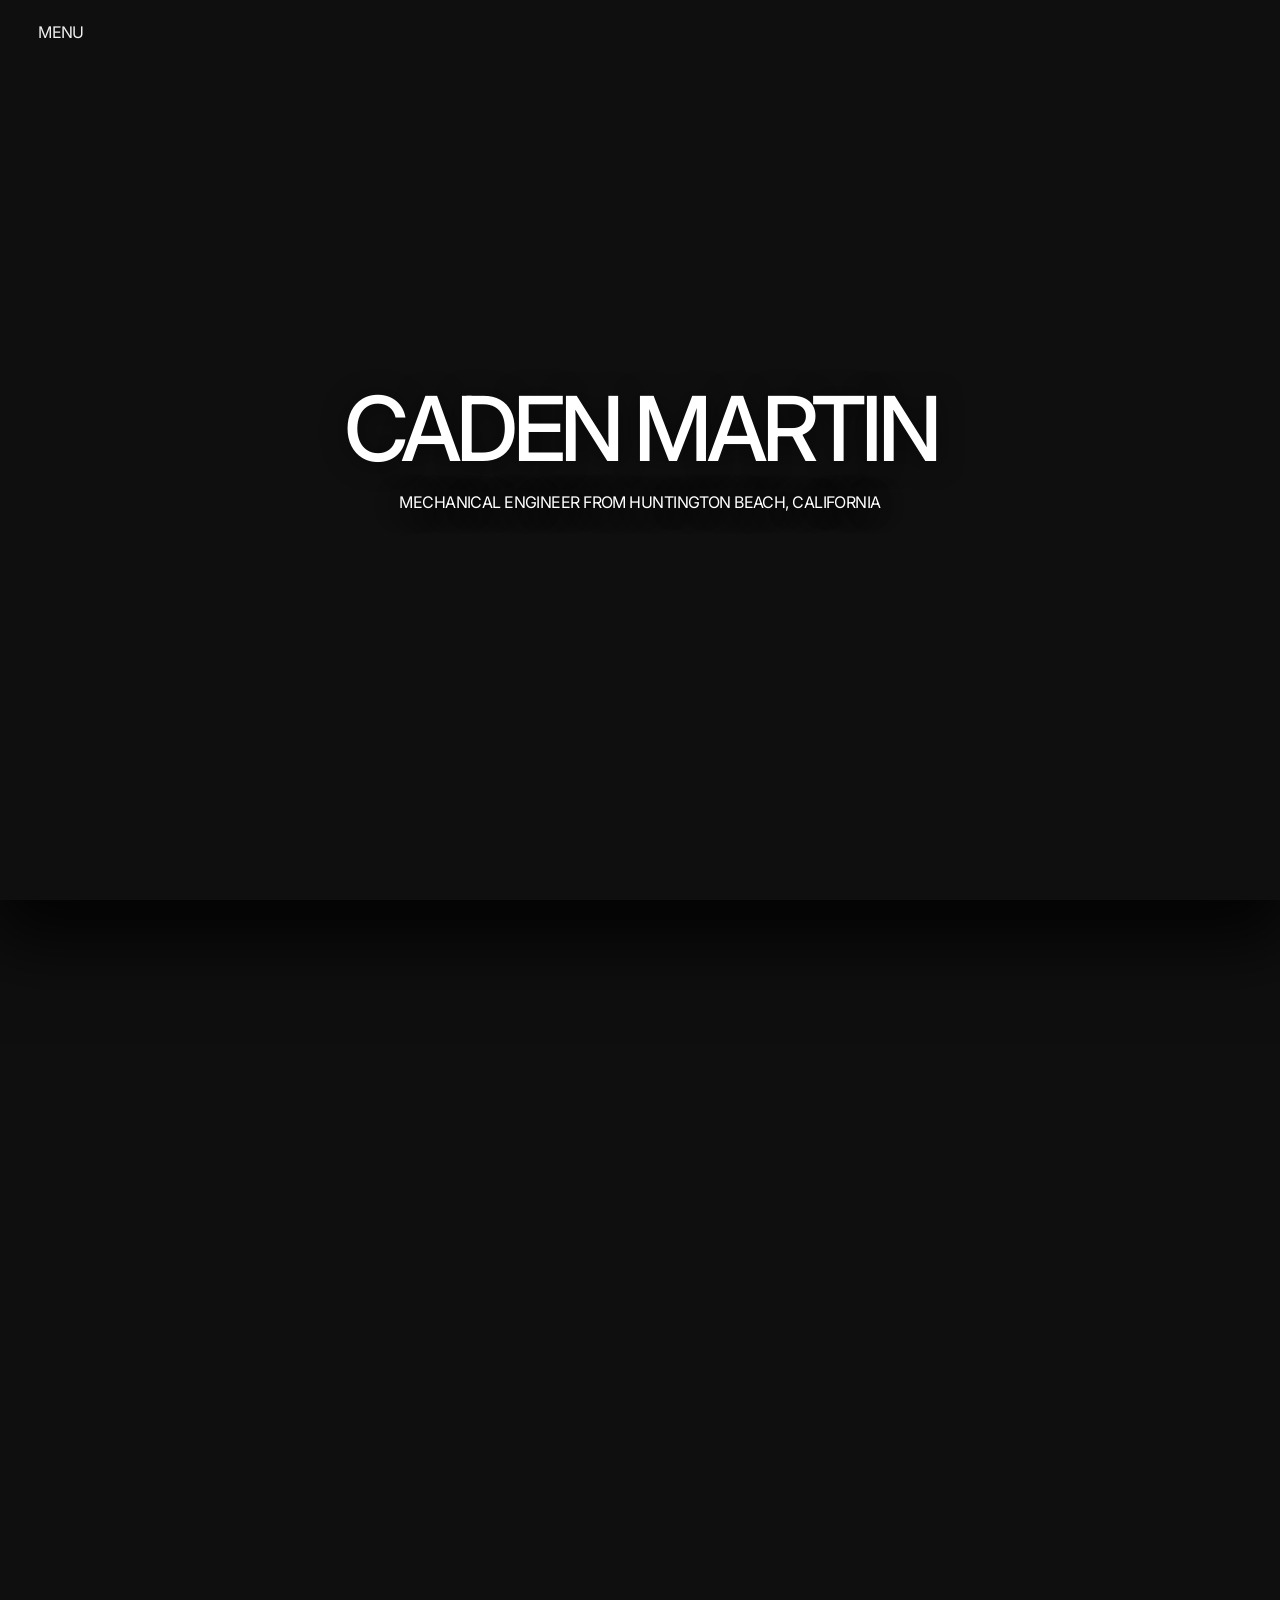
<file: index.html>
<!DOCTYPE html>
<html lang="en">
<head>
  <meta charset="utf-8">
  <meta name="viewport" content="width=device-width, initial-scale=1">
  <title>Caden Martin — Mechanical Engineer</title>
  <meta name="description" content="Caden Martin, mechanical engineer from Huntington Beach, California. Race car design, CAD, FEA and fabrication projects.">
  <meta property="og:title" content="Caden Martin — Mechanical Engineer">
  <meta property="og:description" content="Race car design, CAD, FEA and fabrication projects.">
  <meta property="og:image" content="assets/img/992cup/cover.webp">
  <link rel="preconnect" href="https://fonts.googleapis.com">
  <link rel="preconnect" href="https://fonts.gstatic.com" crossorigin>
  <link href="https://fonts.googleapis.com/css2?family=Inter:wght@400;500&display=swap" rel="stylesheet">
  <link rel="stylesheet" href="assets/css/style.css">
  <script type="importmap">
    { "imports": {
        "three": "./assets/js/vendor/three.module.js",
        "three/addons/": "./assets/js/vendor/jsm/"
    } }
  </script>
</head>
<body class="home">
  <button class="menu-toggle" type="button" aria-expanded="false" aria-controls="menu"><span class="open">Menu</span><span class="close">Close</span></button>
  <nav class="menu" id="menu" aria-label="Main">
    <a href="index.html">Home</a>
    <a href="index.html#works">Projects</a>
    <a href="contact.html">Contact</a>
  </nav>

  <header class="hero">
    <div class="trail" aria-hidden="true" data-images="
      assets/img/trail/render-01.webp, assets/img/trail/render-02.webp, assets/img/trail/render-03.webp,
      assets/img/trail/render-04.webp, assets/img/trail/render-05.webp, assets/img/trail/render-06.webp,
      assets/img/trail/render-07.webp, assets/img/trail/render-08.webp, assets/img/trail/render-09.webp,
      assets/img/trail/render-10.webp, assets/img/trail/render-11.webp, assets/img/trail/render-12.webp,
      assets/img/trail/render-13.webp, assets/img/trail/render-14.webp, assets/img/trail/render-15.webp,
      assets/img/trail/render-16.webp, assets/img/trail/render-17.webp, assets/img/trail/render-18.webp,
      assets/img/trail/render-19.webp, assets/img/trail/render-20.webp, assets/img/trail/render-21.webp,
      assets/img/trail/render-22.webp"></div>
    <div class="hero-text">
      <h1>Caden Martin</h1>
      <p>Mechanical engineer from Huntington Beach, California</p>
    </div>
  </header>

  <main>
    <!-- Works slider: slides show in this order. To add a project, copy one <article> block. -->
    <section class="works" id="works" aria-label="Works">
      <!-- 3D garage. Camera positions and links for each project are set at the top of assets/js/garage.js. -->
      <div class="garage" data-model="assets/models/garage.glb" data-bake="assets/models/garage-bake.webp">
        <canvas class="garage-canvas" aria-hidden="true"></canvas>
        <div class="garage-loading" role="status">
          <p class="label">Opening the garage</p>
          <div class="garage-bar"><span></span></div>
        </div>
        <p class="garage-hint label">Click a project to take a closer look</p>
        <div class="garage-tip" aria-hidden="true"></div>
        <div class="garage-panel" hidden>
          <p class="label" data-meta></p>
          <h2 data-title></h2>
          <a class="garage-more" data-link href="#">See more <span aria-hidden="true">&rarr;</span></a>
          <p class="garage-soon label" data-soon hidden>Write-up coming soon</p>
        </div>
        <button class="garage-back" type="button" hidden><span aria-hidden="true">&larr;</span> Back</button>
        <nav class="garage-list" aria-label="Projects in the garage"></nav>
      </div>

    <div class="works-slider" aria-label="Works" aria-roledescription="carousel">
      <article class="slide is-active" aria-label="1 of 2">
        <img src="assets/img/992cup/cover.webp" alt="The 992 TT Cup at BBi Autosport" width="1800" height="1013">
        <div class="slide-text">
          <p class="label">2025</p>
          <h2><a href="projects/992-cup.html">992 TT Cup <span class="go" aria-hidden="true">&rarr;</span></a></h2>
        </div>
      </article>
      <article class="slide" aria-label="2 of 2">
        <img src="assets/img/997horseman/cover.webp" alt="The finished 997 Turbo CUP conversion" width="1800" height="1012" loading="lazy">
        <div class="slide-text">
          <p class="label">2026</p>
          <h2><a href="projects/997-turbo-cup.html">997 Turbo CUP <span class="go" aria-hidden="true">&rarr;</span></a></h2>
        </div>
      </article>
      <p class="slide-count label" aria-hidden="true"><span data-cur>01</span> / <span data-total>02</span></p>
      <button class="slide-next" type="button" aria-label="Next work">
        <svg viewBox="0 0 24 24" width="28" height="28" aria-hidden="true"><path d="M9 4l8 8-8 8" fill="none" stroke="currentColor" stroke-width="1.6"/></svg>
      </button>
    </div>
    </section>
  </main>

  <script src="assets/js/site.js"></script>
  <script src="assets/js/trail.js"></script>
  <script src="assets/js/works.js"></script>
  <script type="module" src="assets/js/garage.js"></script>
</body>
</html>
</file>
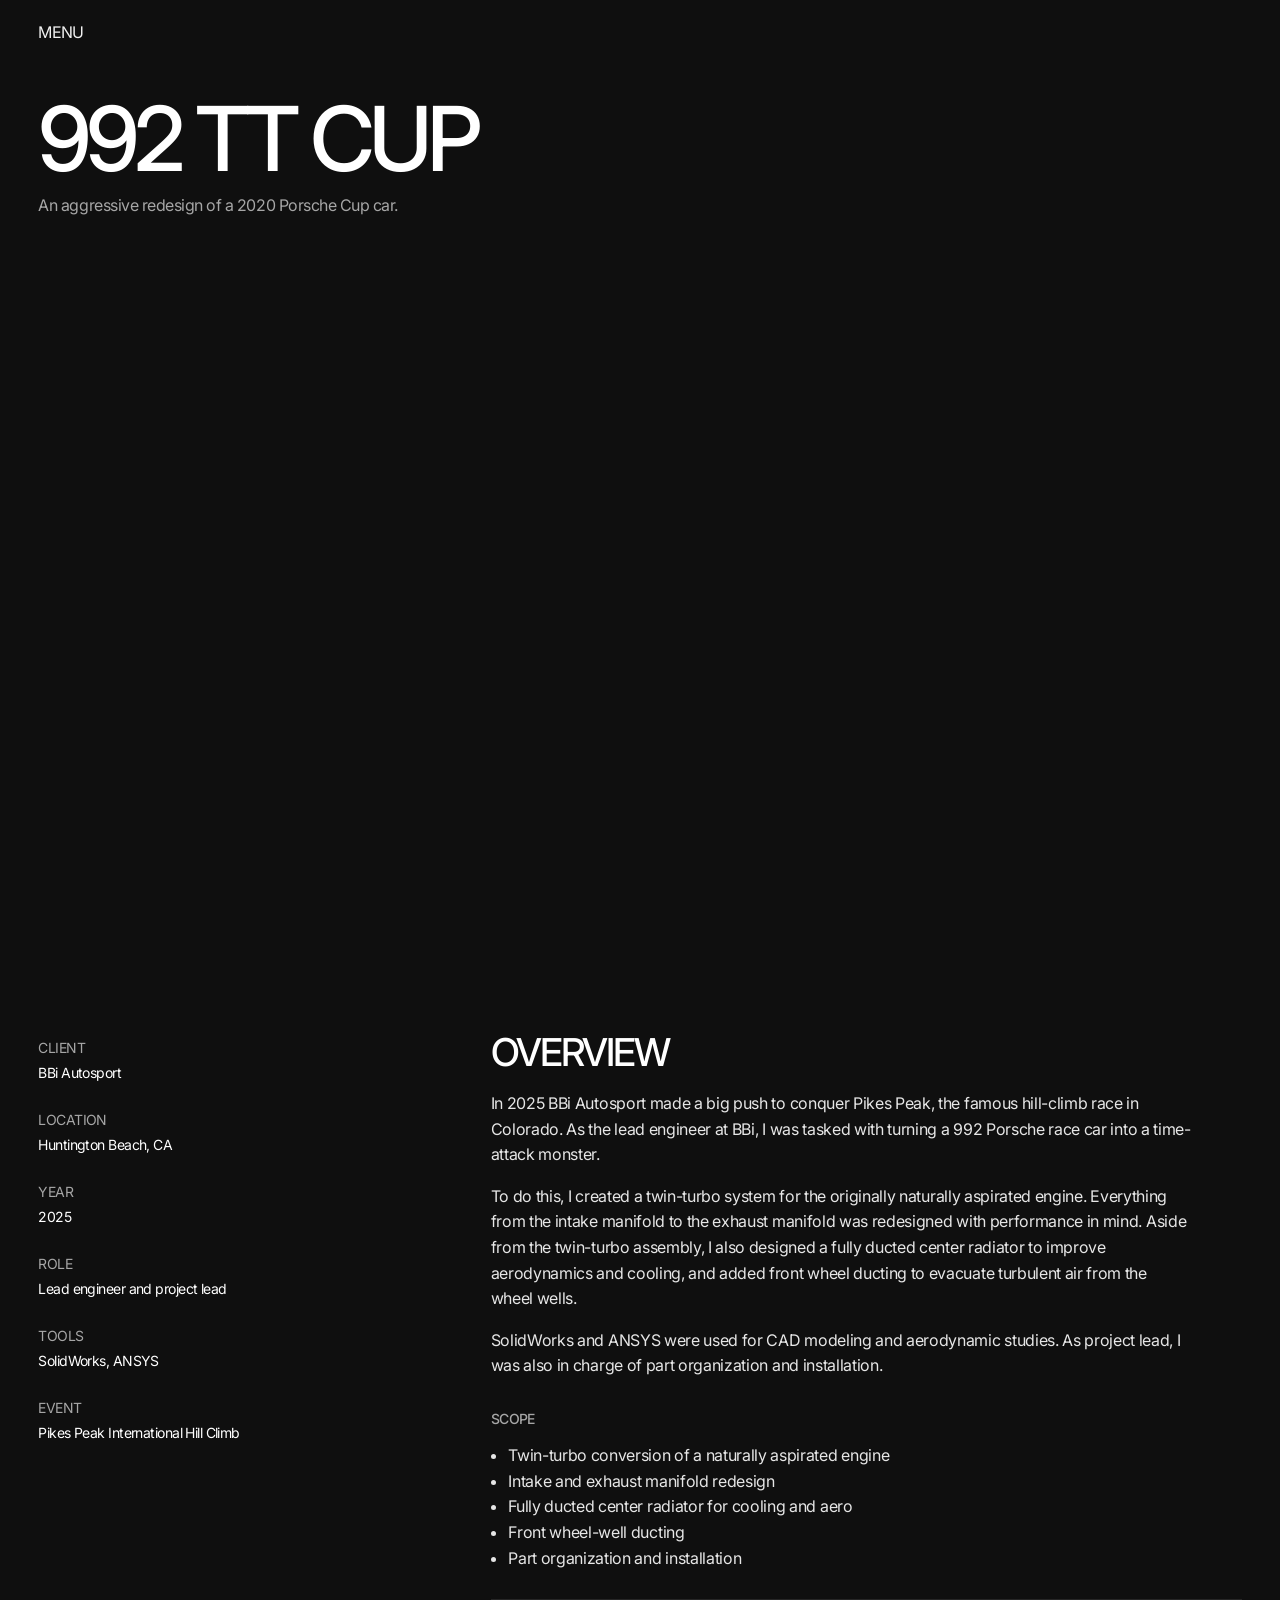
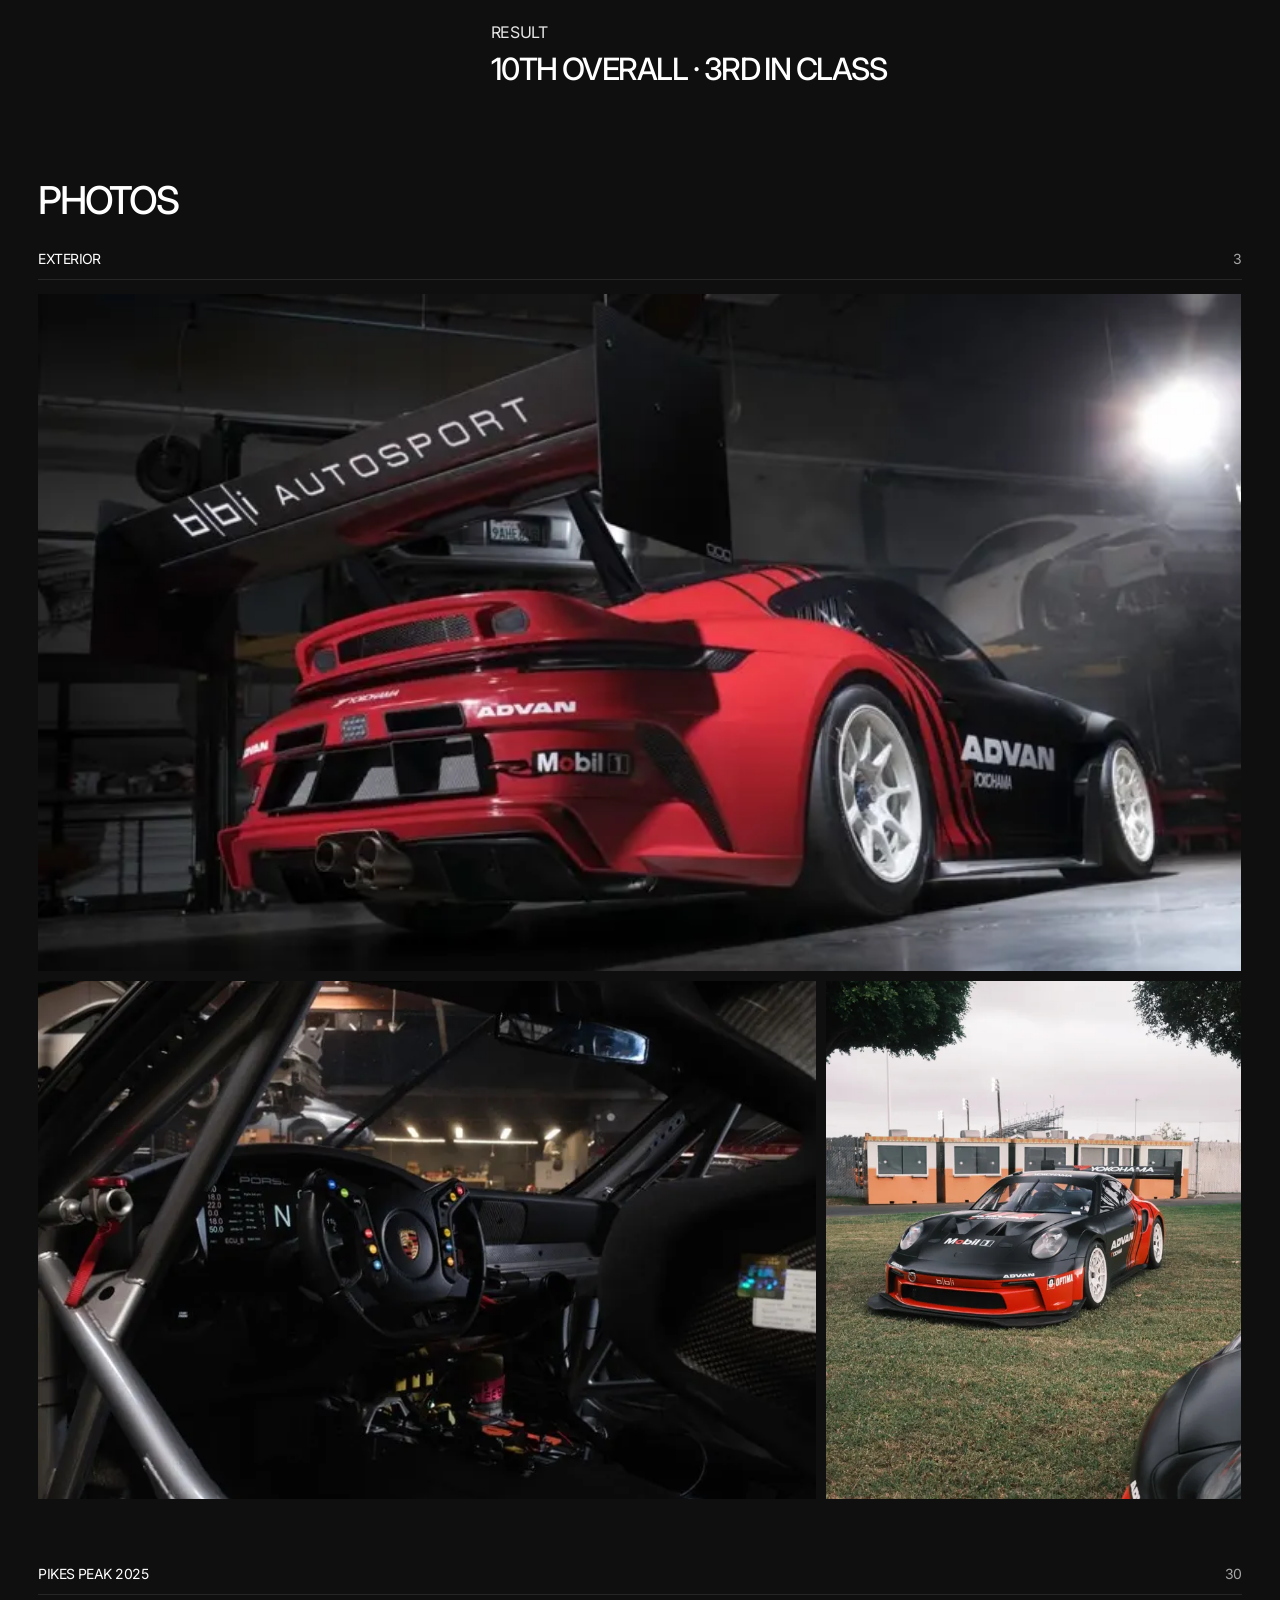
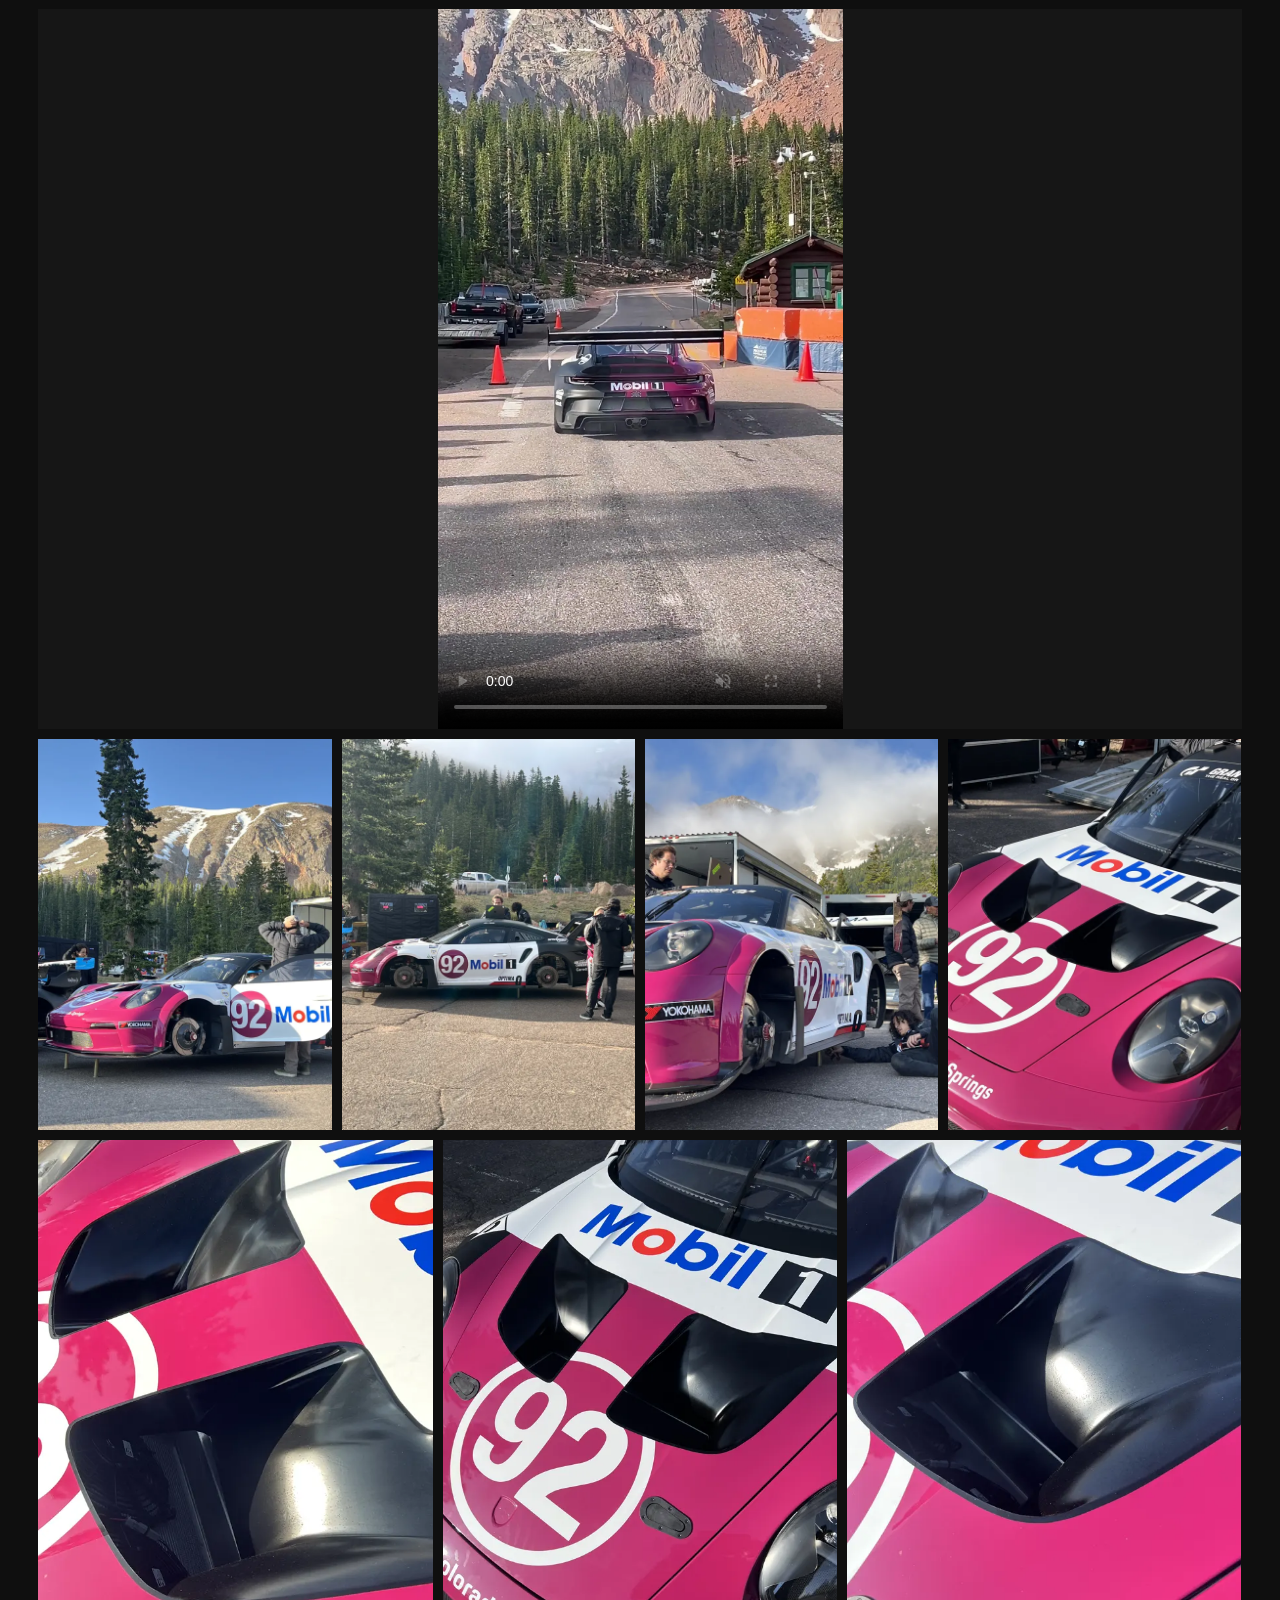
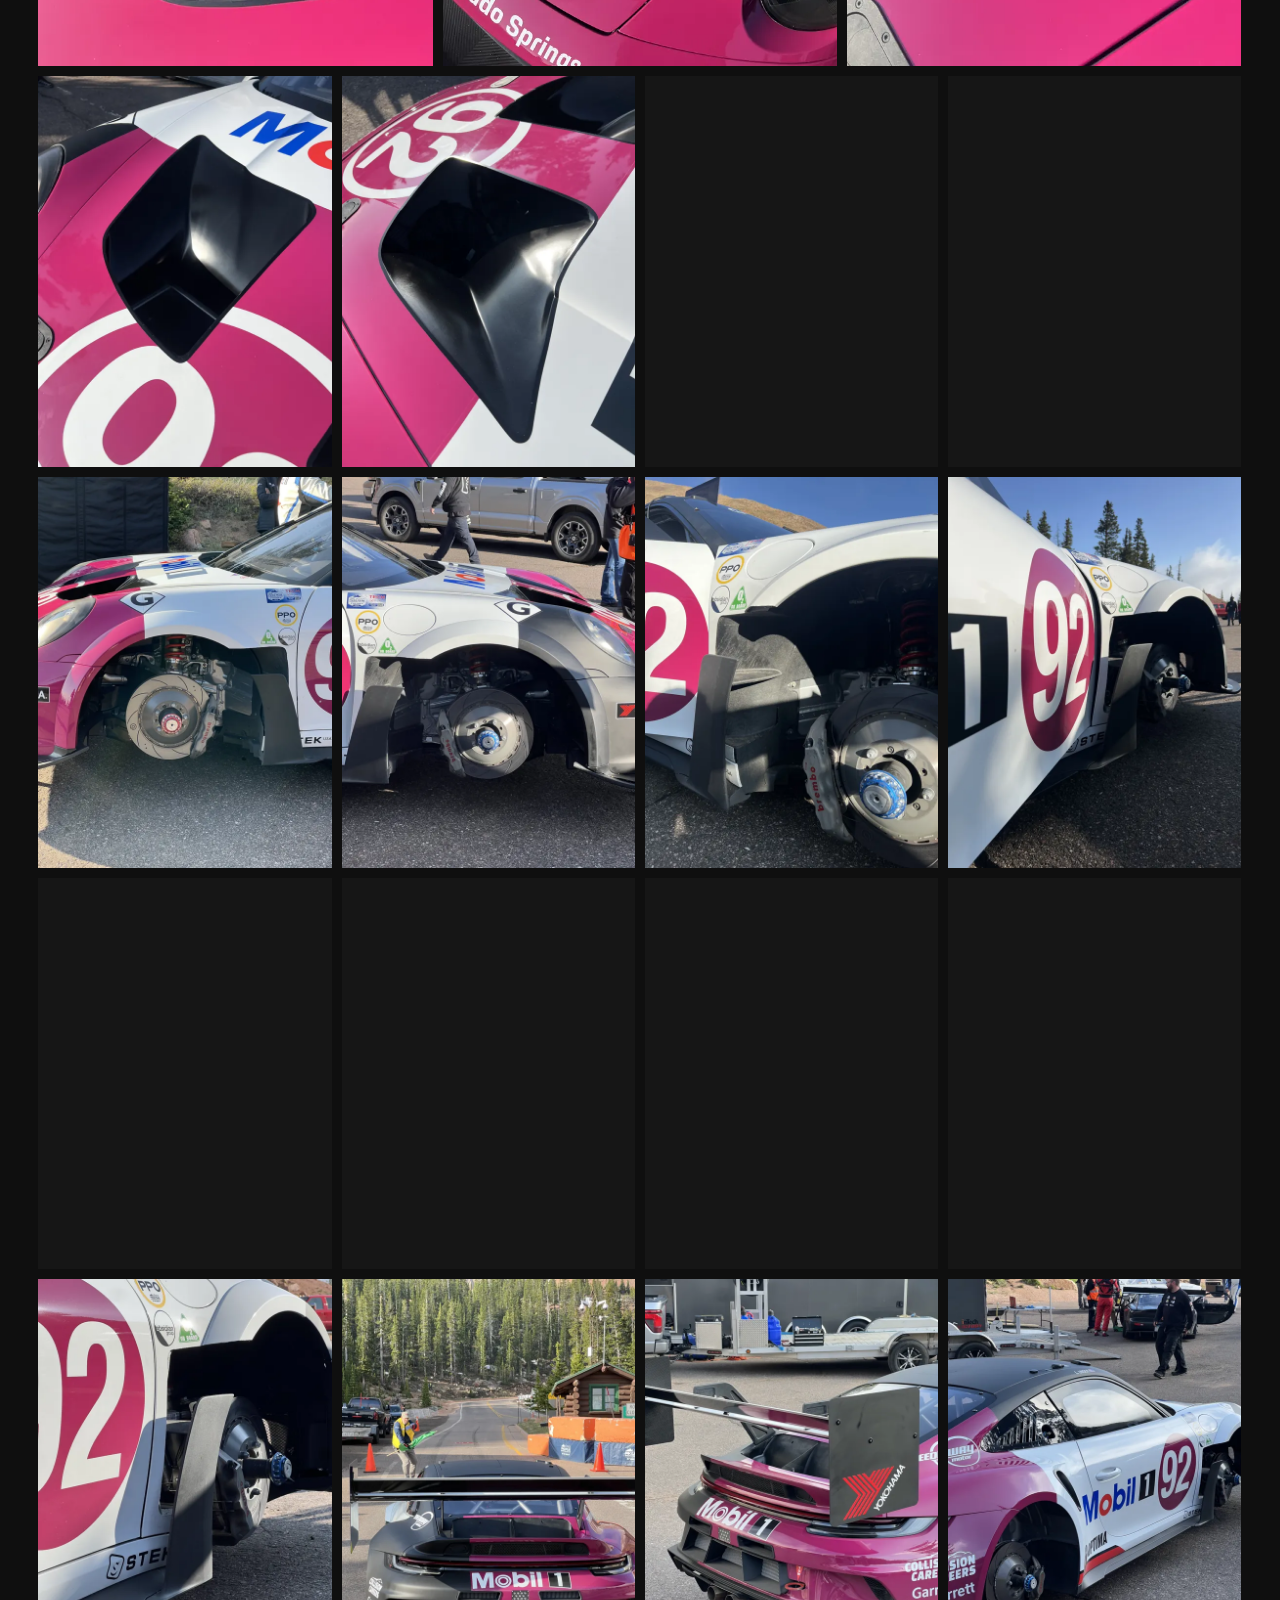
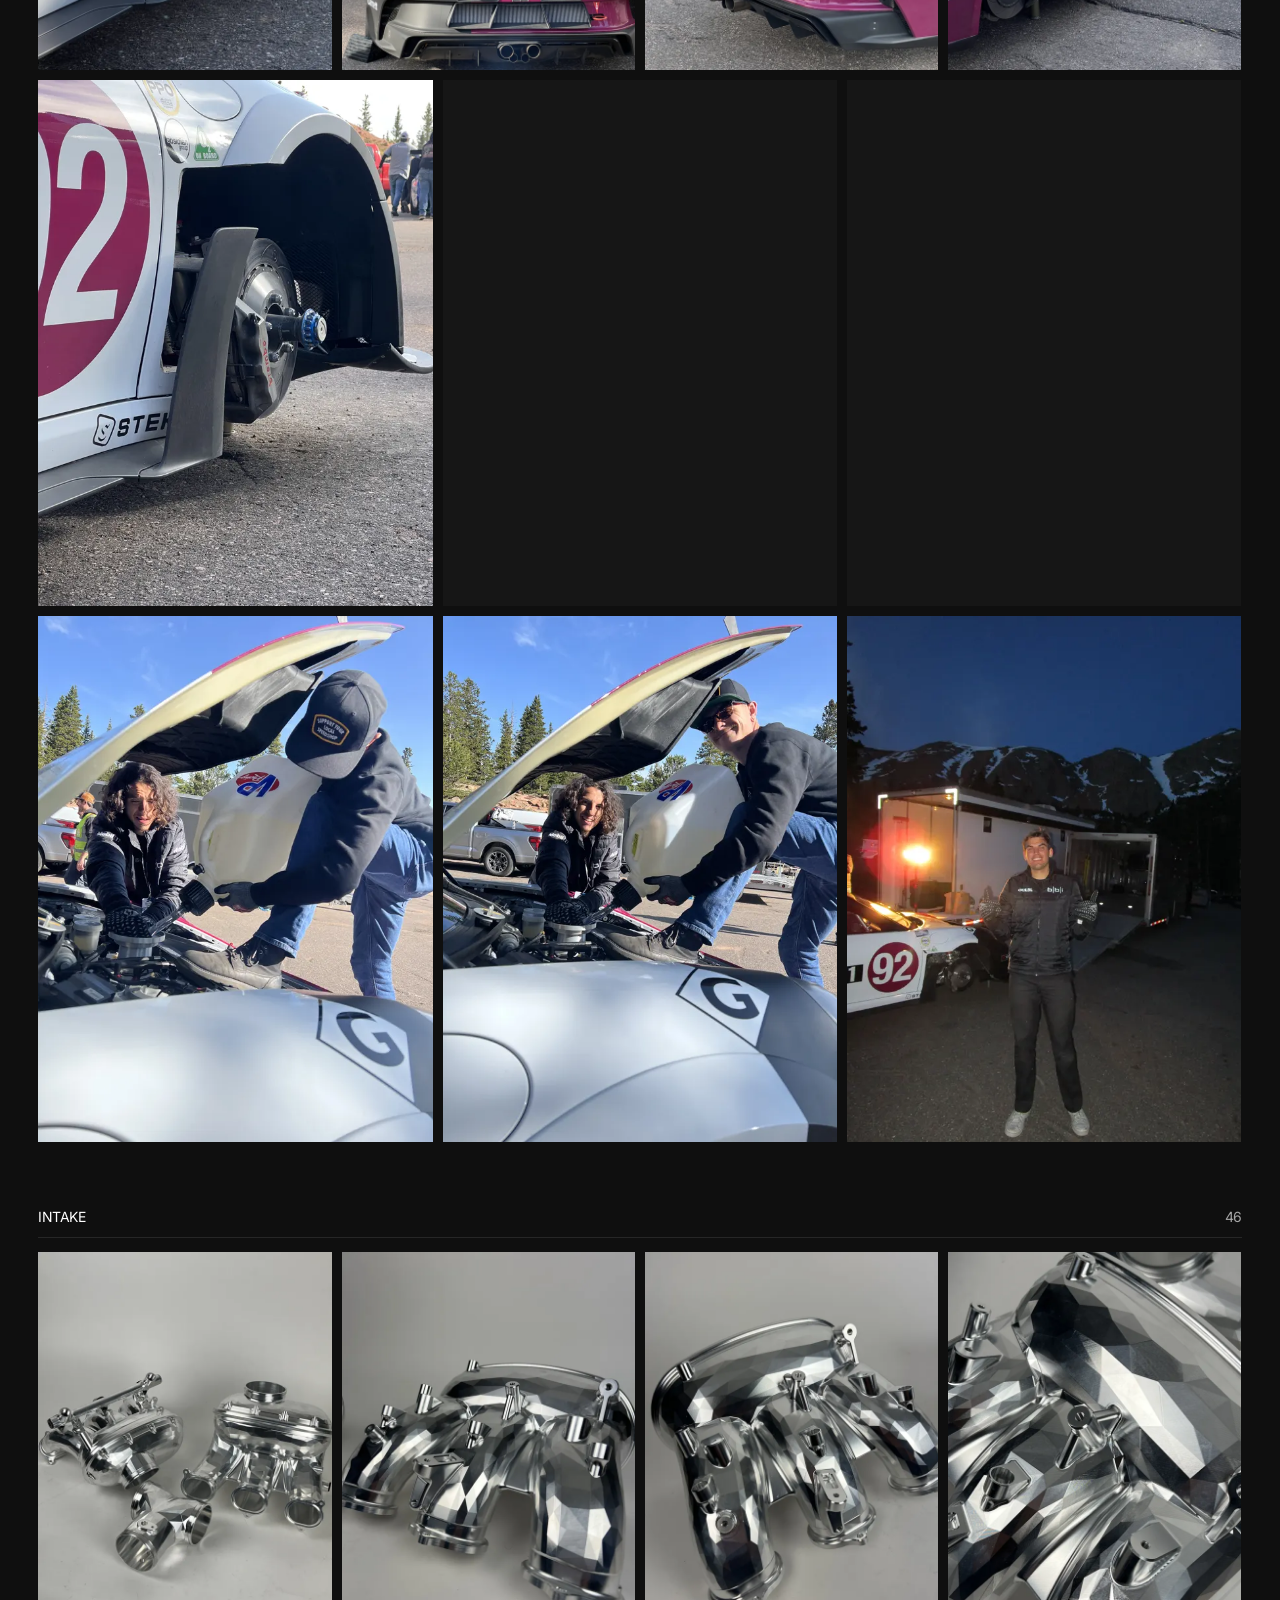
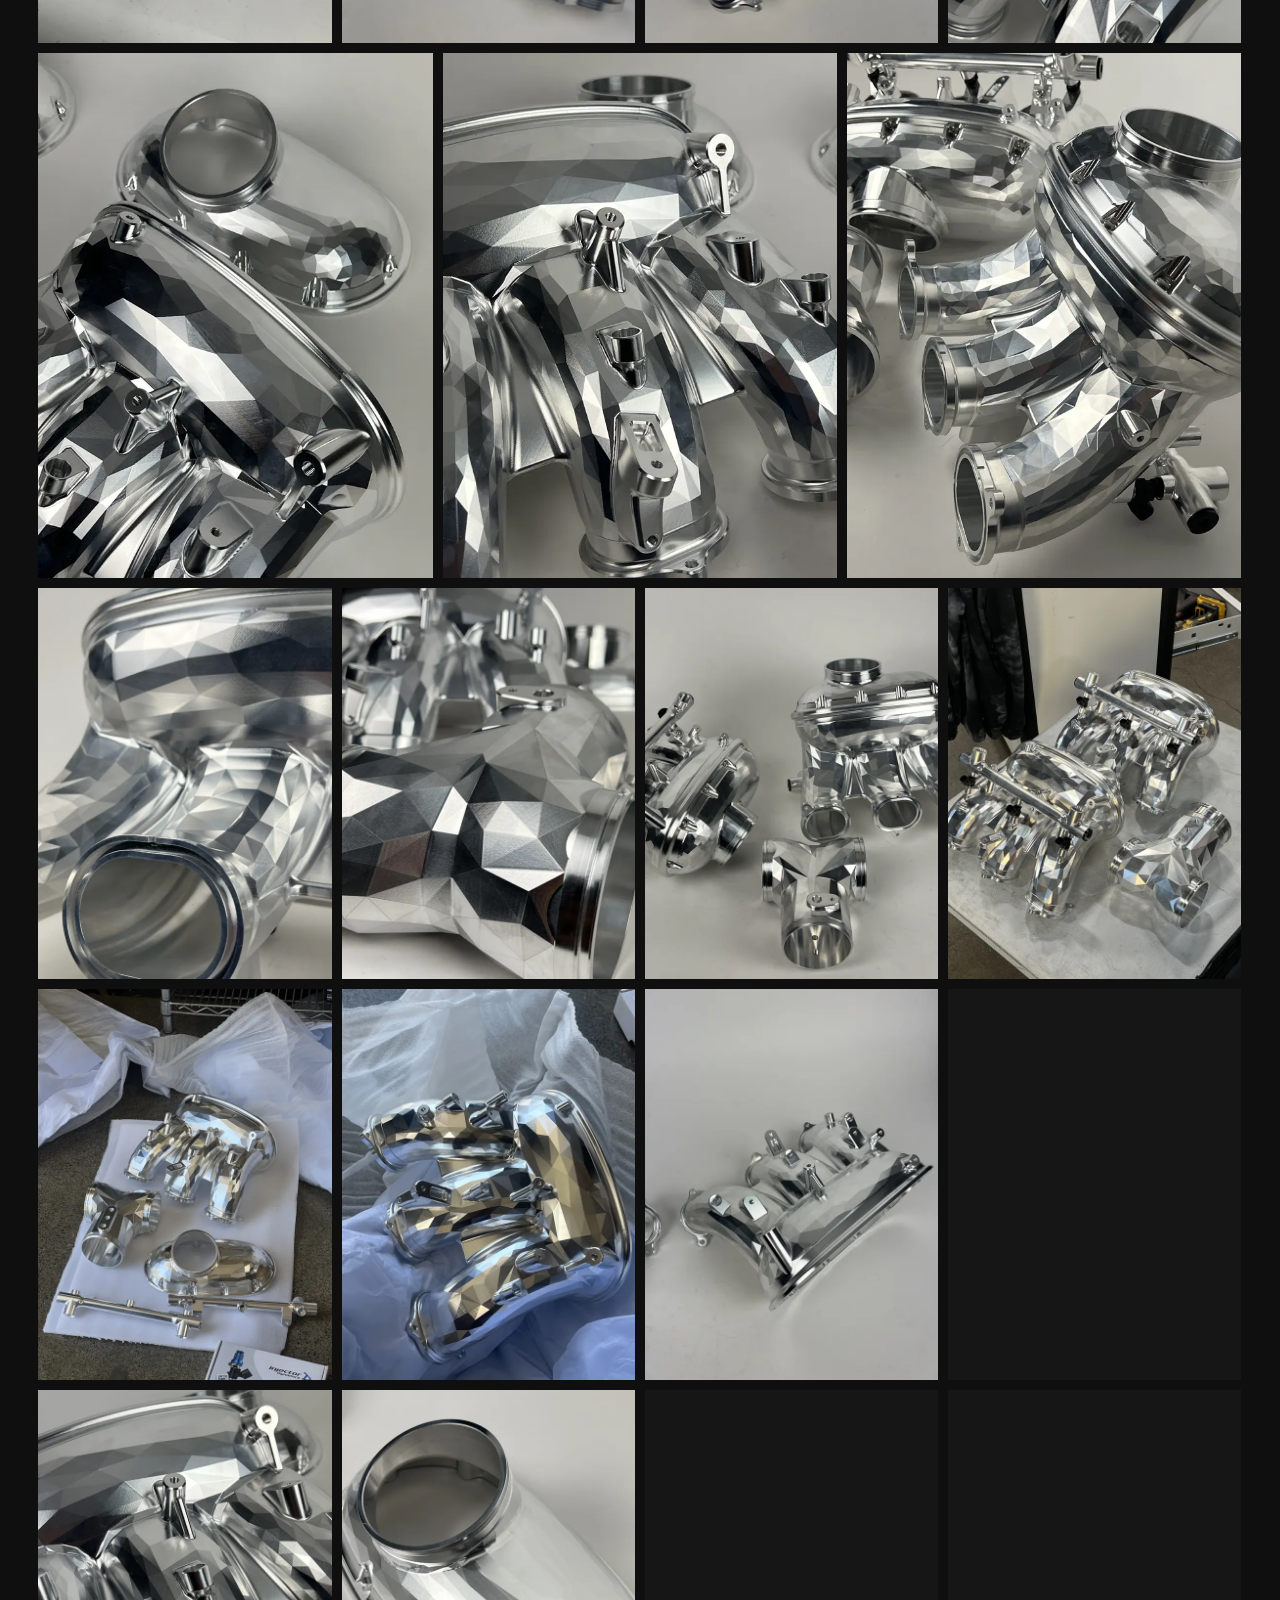
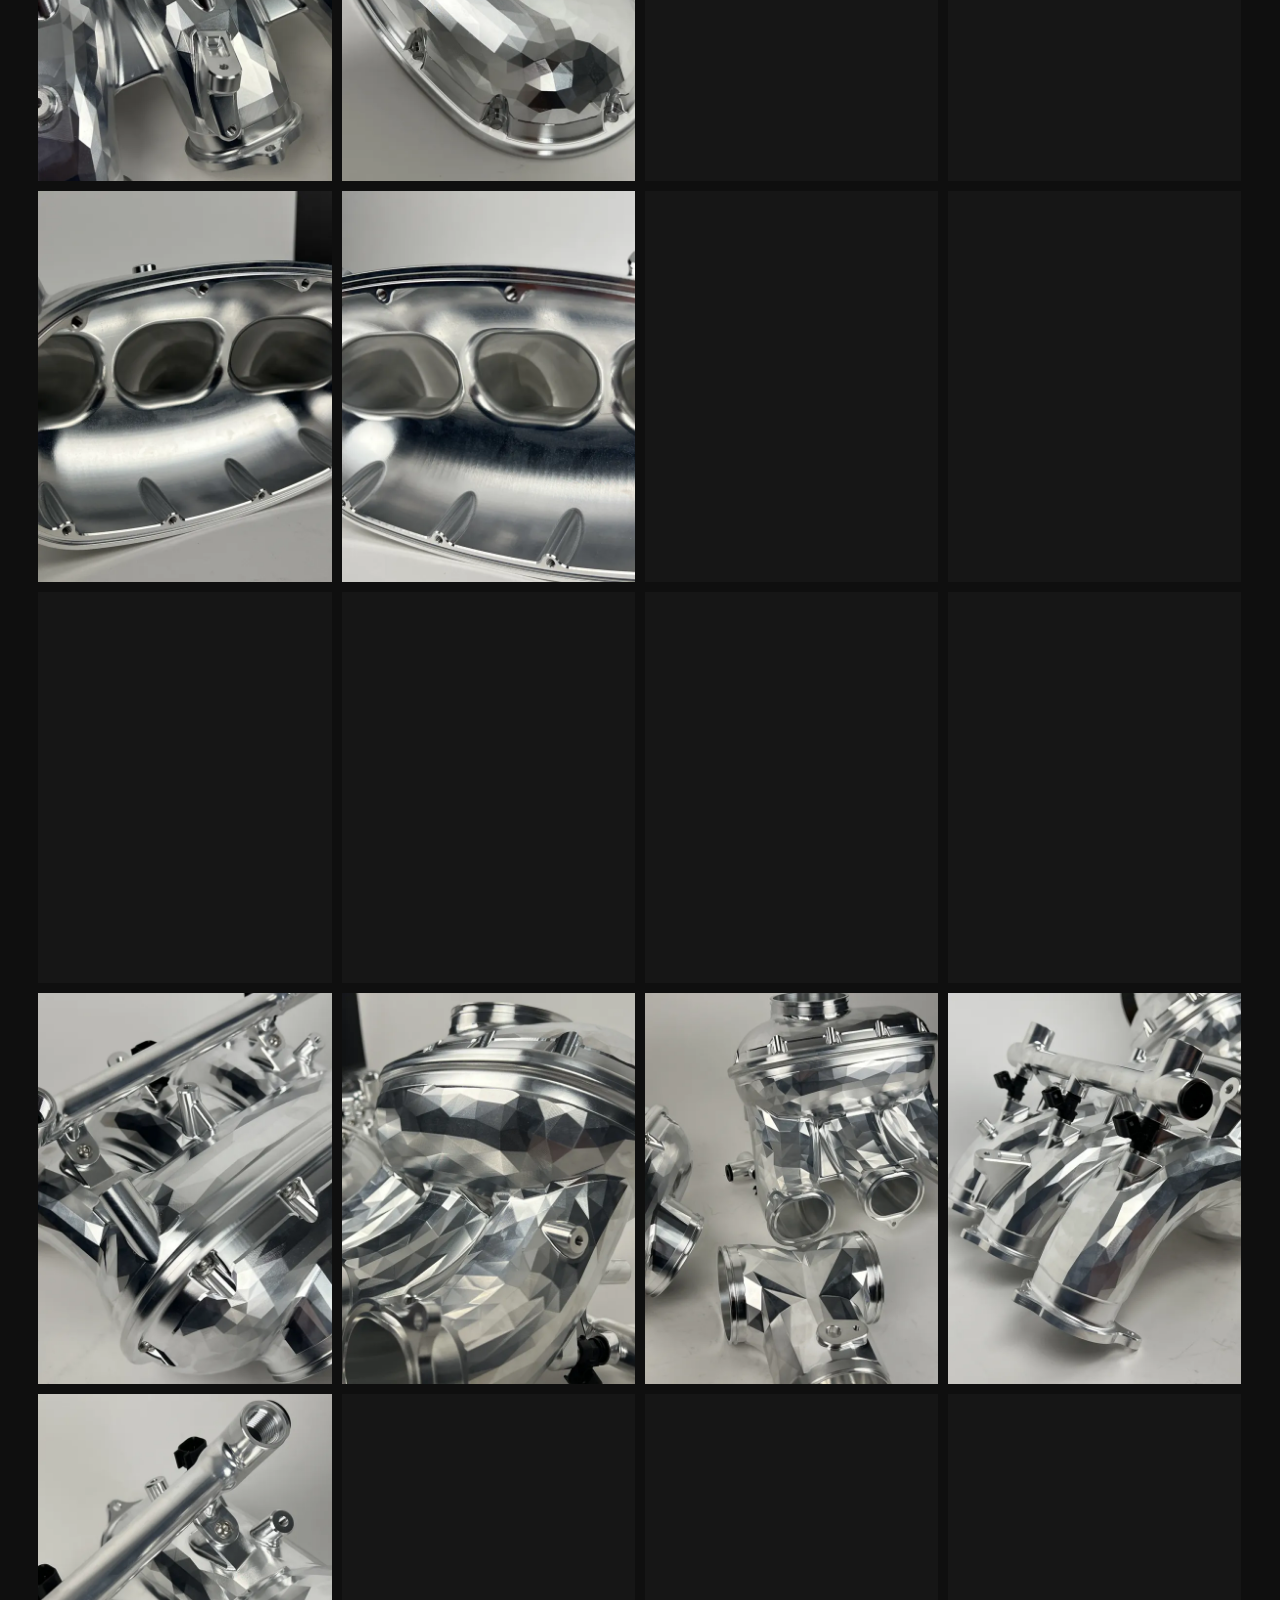
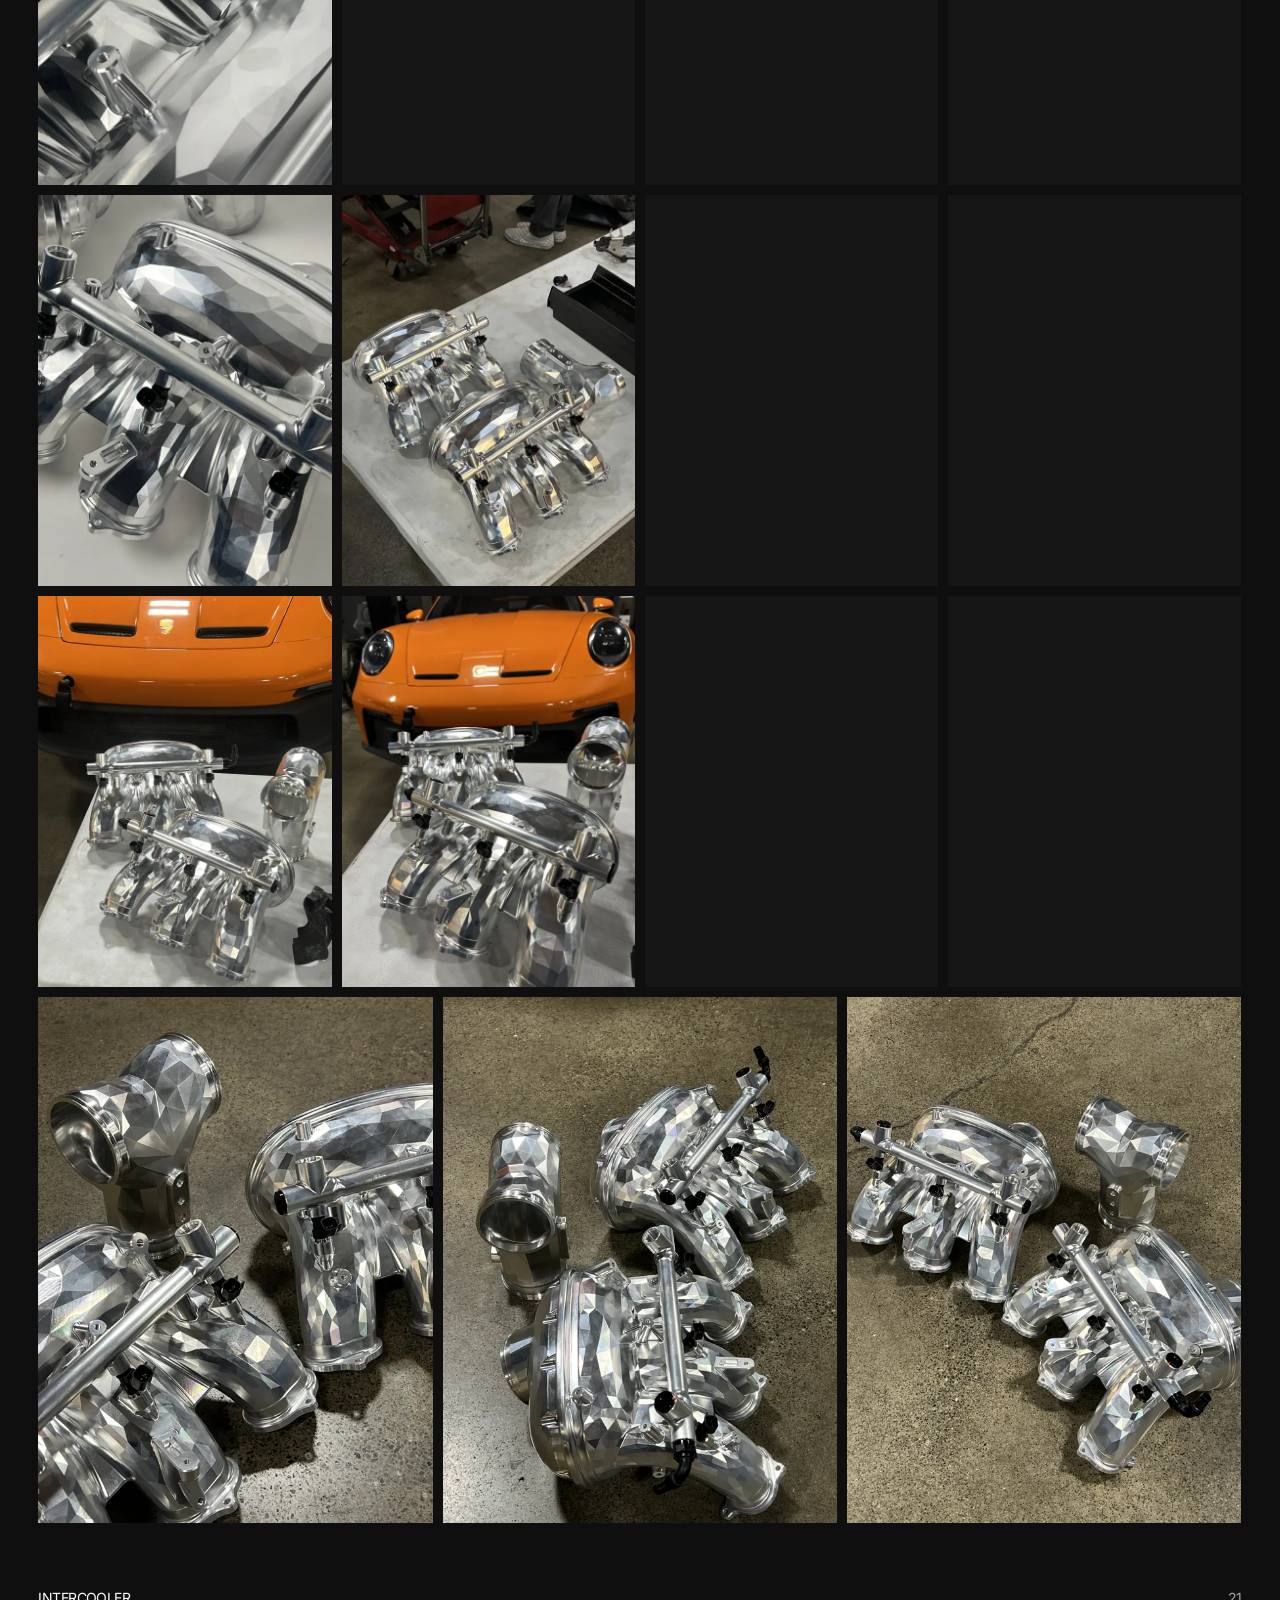
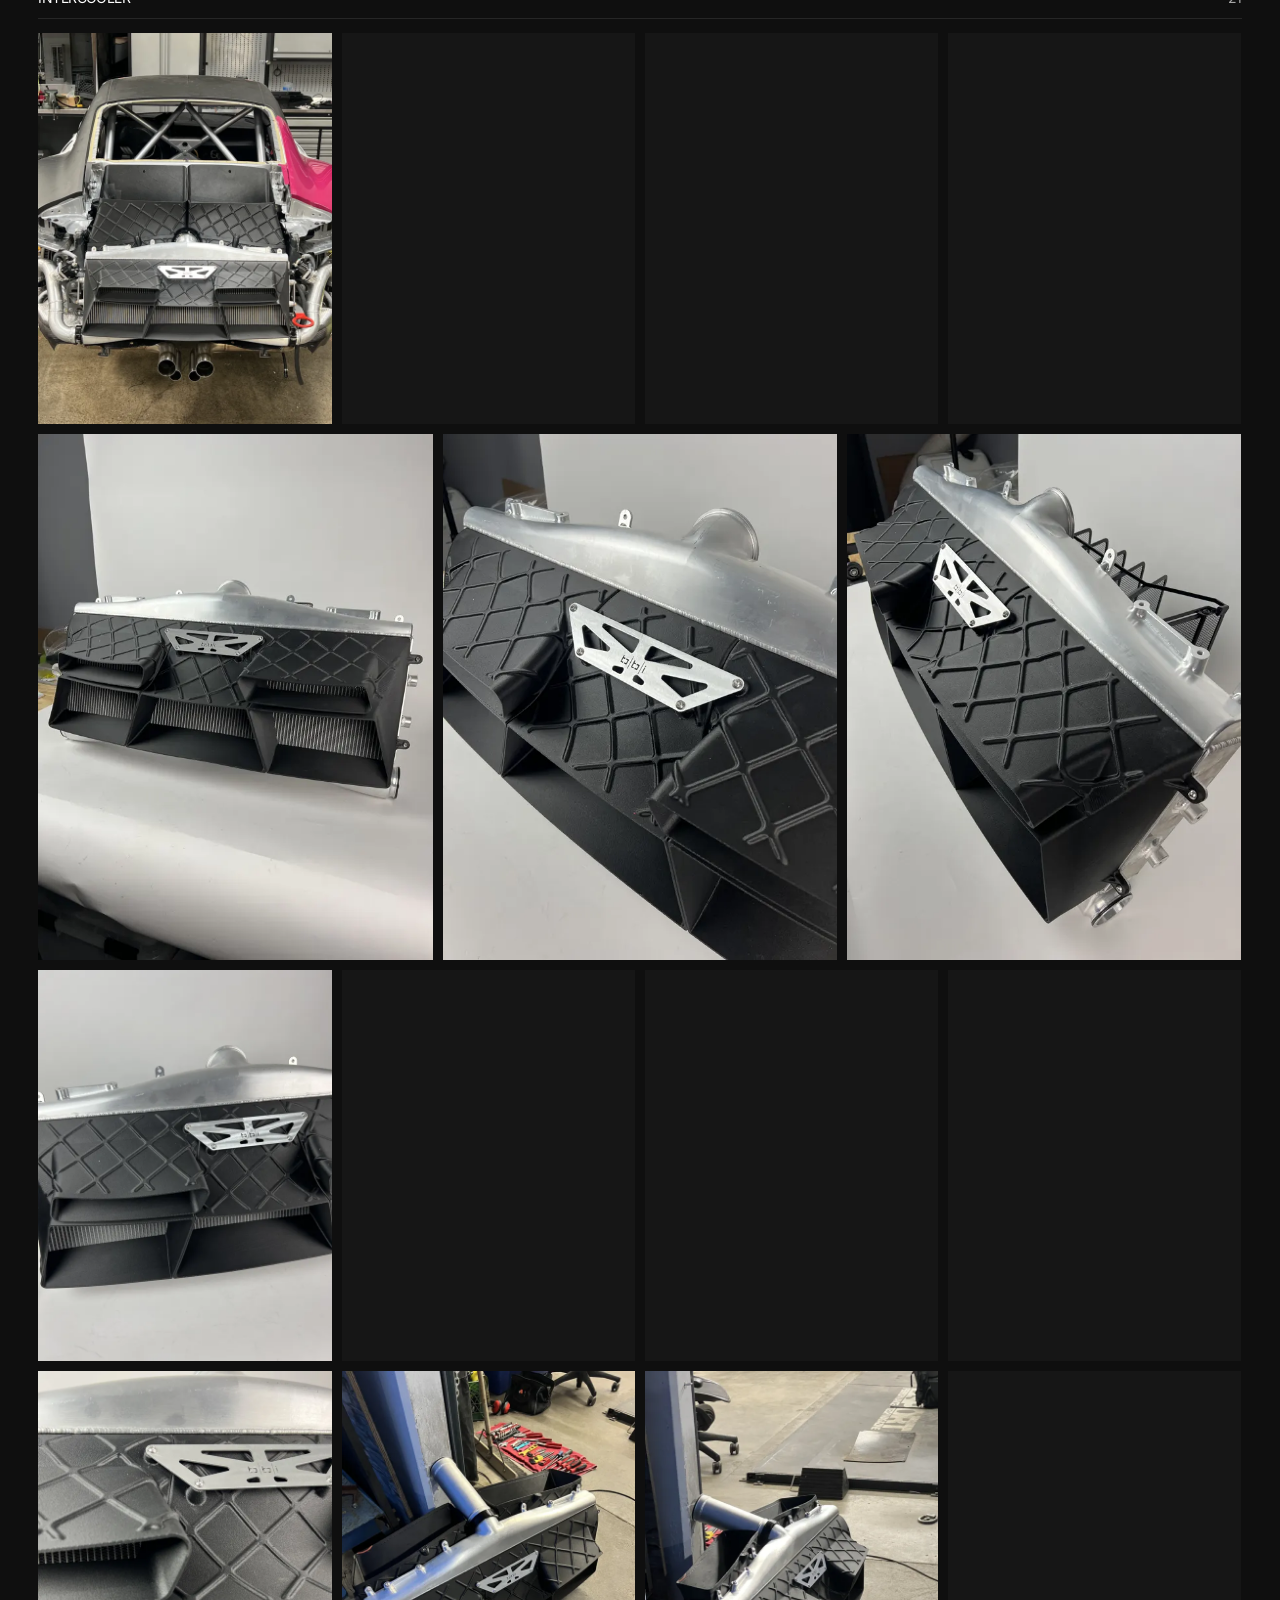
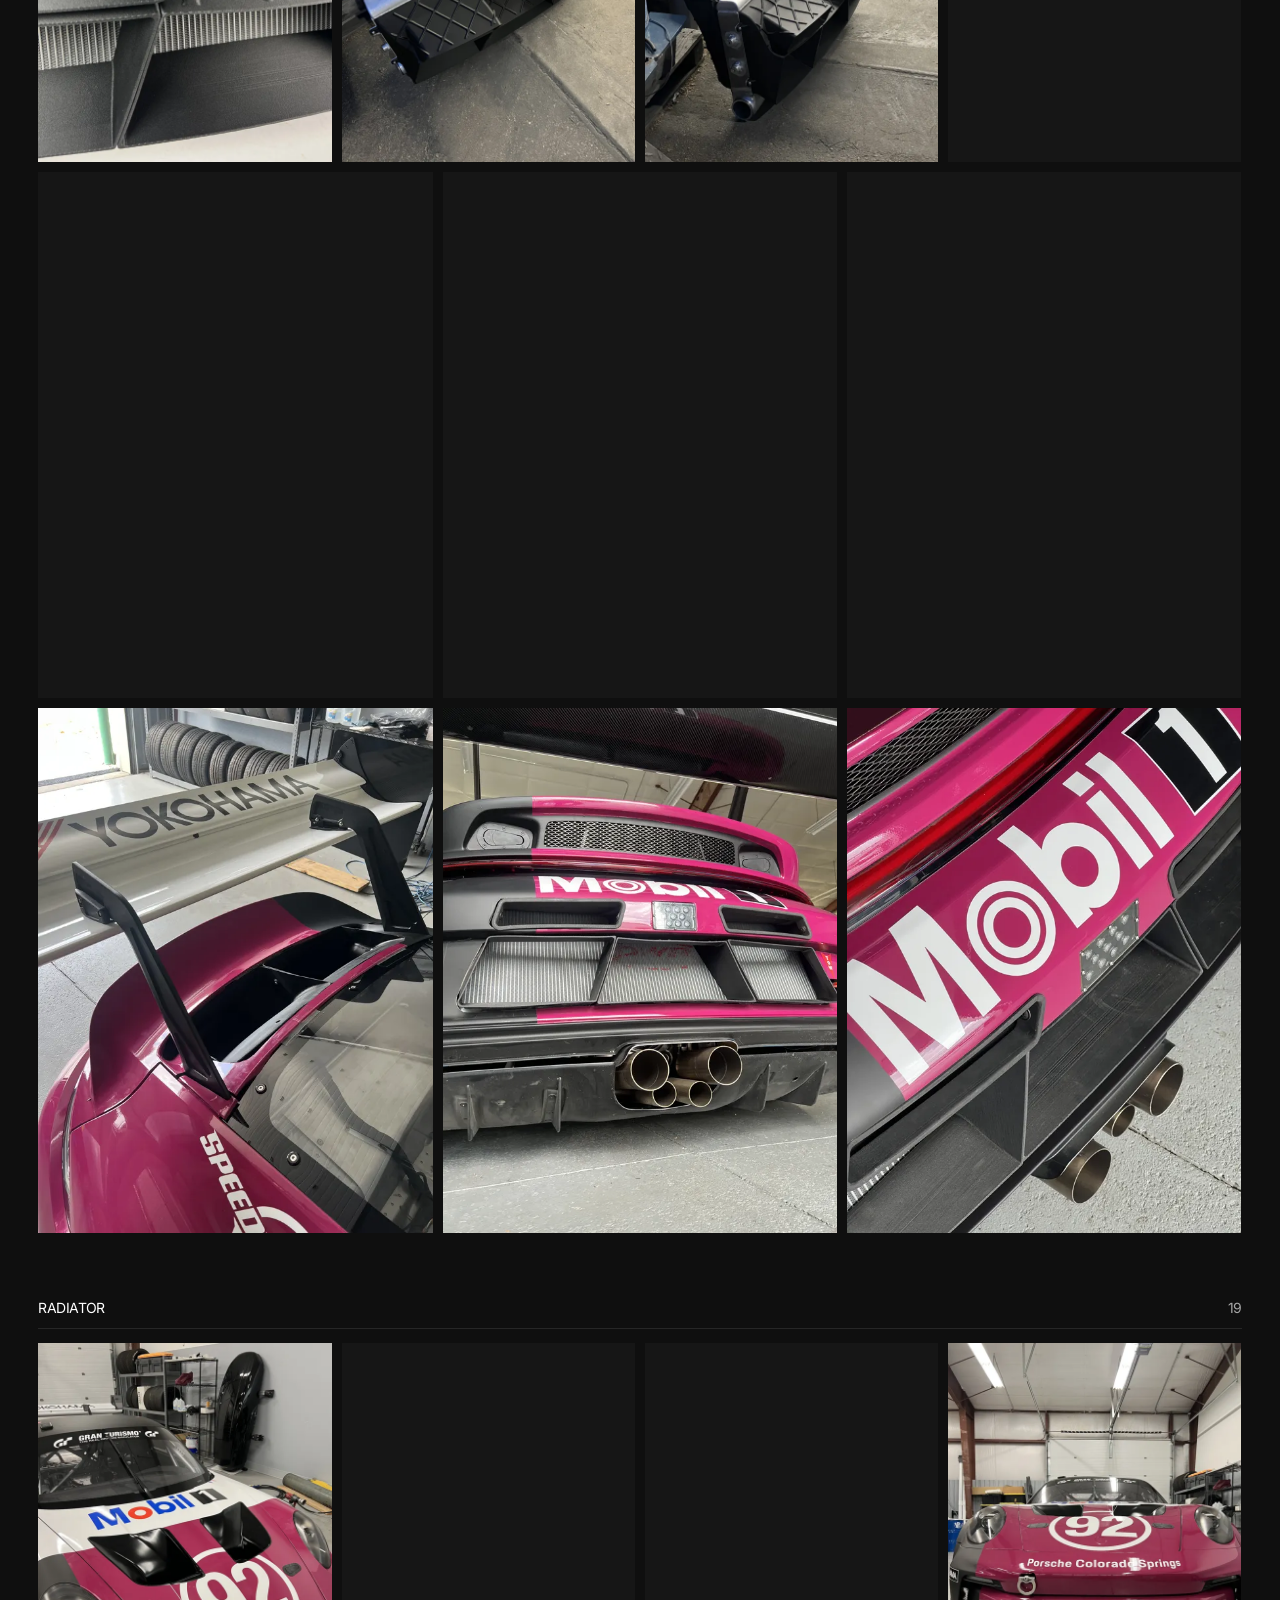
<file: projects/992-cup.html>
<!DOCTYPE html>
<html lang="en">
<head>
  <meta charset="utf-8">
  <meta name="viewport" content="width=device-width, initial-scale=1">
  <title>992 TT Cup — Caden Martin</title>
  <meta name="description" content="Twin-turbo conversion, intake and exhaust manifolds, and cooling and aero ducting for a 2020 Porsche 992 Cup car built for Pikes Peak.">
  <meta property="og:image" content="../assets/img/992cup/cover.webp">
  <link rel="preconnect" href="https://fonts.googleapis.com">
  <link rel="preconnect" href="https://fonts.gstatic.com" crossorigin>
  <link href="https://fonts.googleapis.com/css2?family=Inter:wght@400;500&display=swap" rel="stylesheet">
  <link rel="stylesheet" href="../assets/css/style.css">
  <link rel="modulepreload" href="../assets/js/vendor/three.module.js">
  <script type="importmap">
    { "imports": {
        "three": "../assets/js/vendor/three.module.js",
        "three/addons/": "../assets/js/vendor/jsm/"
    } }
  </script>
</head>
<body>
  <button class="menu-toggle" type="button" aria-expanded="false" aria-controls="menu"><span class="open">Menu</span><span class="close">Close</span></button>
  <nav class="menu" id="menu" aria-label="Main">
    <a href="../index.html">Home</a>
    <a href="../index.html#works">Projects</a>
    <a href="../contact.html">Contact</a>
  </nav>

  <main>
    <header class="wrap project-head">
      <h1>992 TT Cup</h1>
      <p class="sub">An aggressive redesign of a 2020 Porsche Cup car.</p>
    </header>

    <!-- 3D model. data-size-mb is only used for the loading bar if the server doesn't report the size. -->
    <div class="viewer" data-view="4.136,1.385,-3.758 | 0.196,-0.583,0.138" data-parts="off" data-model="../assets/models/992cup.glb" data-size-mb="15"
      data-groups='[
        {"id":"body","label":"Body panels (3D scan)","quick":true},
        {"id":"chassis","label":"Chassis","quick":true},
        {"id":"drivetrain","label":"Engine & transmission","quick":true},
        {"id":"turbo","label":"Twin-turbo system","quick":true},
        {"id":"intake","label":"Intake & intercooler","quick":true},
        {"id":"cooling","label":"Cooling & ducting","quick":true},
        {"id":"aero","label":"Aero","quick":true},
        {"id":"wheels","label":"Wheels & tires","quick":true}
      ]'
      aria-label="Interactive 3D model of the 992 TT Cup car"></div>

    <section class="wrap project-body">
      <aside class="facts reveal">
        <div><p class="label">Client</p><p>BBi Autosport</p></div>
        <div><p class="label">Location</p><p>Huntington Beach, CA</p></div>
        <div><p class="label">Year</p><p>2025</p></div>
        <div><p class="label">Role</p><p>Lead engineer and project lead</p></div>
        <div><p class="label">Tools</p><p>SolidWorks, ANSYS</p></div>
        <div><p class="label">Event</p><p>Pikes Peak International Hill Climb</p></div>
      </aside>

      <article class="writeup reveal">
        <h2>Overview</h2>
        <p>In 2025 BBi Autosport made a big push to conquer Pikes Peak, the famous hill-climb race in Colorado. As the lead engineer at BBi, I was tasked with turning a 992 Porsche race car into a time-attack monster.</p>
        <p>To do this, I created a twin-turbo system for the originally naturally aspirated engine. Everything from the intake manifold to the exhaust manifold was redesigned with performance in mind. Aside from the twin-turbo assembly, I also designed a fully ducted center radiator to improve aerodynamics and cooling, and added front wheel ducting to evacuate turbulent air from the wheel wells.</p>
        <p>SolidWorks and ANSYS were used for CAD modeling and aerodynamic studies. As project lead, I was also in charge of part organization and installation.</p>
        <h3 style="margin-top:32px" class="label">Scope</h3>
        <ul>
          <li>Twin-turbo conversion of a naturally aspirated engine</li>
          <li>Intake and exhaust manifold redesign</li>
          <li>Fully ducted center radiator for cooling and aero</li>
          <li>Front wheel-well ducting</li>
          <li>Part organization and installation</li>
        </ul>
        <div class="result">
          <p class="label">Result</p>
          <strong>10th overall · 3rd in class</strong>
        </div>
      </article>
    </section>

    <section class="wrap section" style="padding-top:0">
      <div class="section-head reveal"><h2>Photos</h2></div>
      <div class="photo-section">
        <p class="label photo-section-head reveal">Exterior<span>3</span></p>
        <div class="gallery" data-label="Exterior" data-base="../assets/img/992cup/" data-photos='[{"src": "exterior-01.webp", "thumb": "exterior-01-thumb.webp", "w": 965, "h": 543}, {"src": "exterior-02.webp", "thumb": "exterior-02-thumb.webp", "w": 886, "h": 591}, {"src": "exterior-03.webp", "thumb": "exterior-03-thumb.webp", "w": 1602, "h": 2000}]'></div>
      </div>
      <div class="photo-section">
        <p class="label photo-section-head reveal">Pikes Peak 2025<span>30</span></p>
        <div class="video-wrap">
          <video src="../assets/video/992cup-main.mp4" poster="../assets/video/992cup-main-poster.webp"
                 width="1080" height="1920" controls muted autoplay loop playsinline preload="metadata"></video>
        </div>
        <div class="gallery" data-label="Pikes Peak 2025" data-base="../assets/img/992cup/" data-photos='[{"src": "pikes-01.webp", "thumb": "pikes-01-thumb.webp", "w": 1500, "h": 2000}, {"src": "pikes-02.webp", "thumb": "pikes-02-thumb.webp", "w": 1500, "h": 2000}, {"src": "pikes-03.webp", "thumb": "pikes-03-thumb.webp", "w": 1500, "h": 2000}, {"src": "pikes-04.webp", "thumb": "pikes-04-thumb.webp", "w": 1500, "h": 2000}, {"src": "pikes-05.webp", "thumb": "pikes-05-thumb.webp", "w": 1500, "h": 2000}, {"src": "pikes-06.webp", "thumb": "pikes-06-thumb.webp", "w": 1500, "h": 2000}, {"src": "pikes-07.webp", "thumb": "pikes-07-thumb.webp", "w": 1500, "h": 2000}, {"src": "pikes-08.webp", "thumb": "pikes-08-thumb.webp", "w": 1500, "h": 2000}, {"src": "pikes-09.webp", "thumb": "pikes-09-thumb.webp", "w": 1500, "h": 2000}, {"src": "pikes-10.webp", "thumb": "pikes-10-thumb.webp", "w": 1500, "h": 2000}, {"src": "pikes-11.webp", "thumb": "pikes-11-thumb.webp", "w": 1500, "h": 2000}, {"src": "pikes-12.webp", "thumb": "pikes-12-thumb.webp", "w": 1500, "h": 2000}, {"src": "pikes-13.webp", "thumb": "pikes-13-thumb.webp", "w": 1500, "h": 2000}, {"src": "pikes-14.webp", "thumb": "pikes-14-thumb.webp", "w": 1500, "h": 2000}, {"src": "pikes-15.webp", "thumb": "pikes-15-thumb.webp", "w": 1500, "h": 2000}, {"src": "pikes-16.webp", "thumb": "pikes-16-thumb.webp", "w": 1500, "h": 2000}, {"src": "pikes-17.webp", "thumb": "pikes-17-thumb.webp", "w": 1500, "h": 2000}, {"src": "pikes-18.webp", "thumb": "pikes-18-thumb.webp", "w": 1500, "h": 2000}, {"src": "pikes-19.webp", "thumb": "pikes-19-thumb.webp", "w": 1500, "h": 2000}, {"src": "pikes-20.webp", "thumb": "pikes-20-thumb.webp", "w": 1500, "h": 2000}, {"src": "pikes-21.webp", "thumb": "pikes-21-thumb.webp", "w": 1500, "h": 2000}, {"src": "pikes-22.webp", "thumb": "pikes-22-thumb.webp", "w": 1500, "h": 2000}, {"src": "pikes-23.webp", "thumb": "pikes-23-thumb.webp", "w": 1500, "h": 2000}, {"src": "pikes-24.webp", "thumb": "pikes-24-thumb.webp", "w": 1500, "h": 2000}, {"src": "pikes-25.webp", "thumb": "pikes-25-thumb.webp", "w": 1500, "h": 2000}, {"src": "pikes-26.webp", "thumb": "pikes-26-thumb.webp", "w": 1500, "h": 2000}, {"src": "pikes-27.webp", "thumb": "pikes-27-thumb.webp", "w": 1500, "h": 2000}, {"src": "pikes-28.webp", "thumb": "pikes-28-thumb.webp", "w": 1500, "h": 2000}, {"src": "pikes-29.webp", "thumb": "pikes-29-thumb.webp", "w": 1500, "h": 2000}]'></div>
      </div>
      <div class="photo-section">
        <p class="label photo-section-head reveal">Intake<span>46</span></p>
        <div class="gallery" data-label="Intake" data-base="../assets/img/992cup/" data-photos='[{"src": "intake-01.webp", "thumb": "intake-01-thumb.webp", "w": 1500, "h": 2000}, {"src": "intake-02.webp", "thumb": "intake-02-thumb.webp", "w": 1500, "h": 2000}, {"src": "intake-03.webp", "thumb": "intake-03-thumb.webp", "w": 1500, "h": 2000}, {"src": "intake-04.webp", "thumb": "intake-04-thumb.webp", "w": 1500, "h": 2000}, {"src": "intake-05.webp", "thumb": "intake-05-thumb.webp", "w": 1500, "h": 2000}, {"src": "intake-06.webp", "thumb": "intake-06-thumb.webp", "w": 1500, "h": 2000}, {"src": "intake-07.webp", "thumb": "intake-07-thumb.webp", "w": 1500, "h": 2000}, {"src": "intake-08.webp", "thumb": "intake-08-thumb.webp", "w": 1500, "h": 2000}, {"src": "intake-09.webp", "thumb": "intake-09-thumb.webp", "w": 1500, "h": 2000}, {"src": "intake-10.webp", "thumb": "intake-10-thumb.webp", "w": 1500, "h": 2000}, {"src": "intake-11.webp", "thumb": "intake-11-thumb.webp", "w": 1500, "h": 2000}, {"src": "intake-12.webp", "thumb": "intake-12-thumb.webp", "w": 1500, "h": 2000}, {"src": "intake-13.webp", "thumb": "intake-13-thumb.webp", "w": 1500, "h": 2000}, {"src": "intake-14.webp", "thumb": "intake-14-thumb.webp", "w": 1500, "h": 2000}, {"src": "intake-15.webp", "thumb": "intake-15-thumb.webp", "w": 1500, "h": 2000}, {"src": "intake-16.webp", "thumb": "intake-16-thumb.webp", "w": 1500, "h": 2000}, {"src": "intake-17.webp", "thumb": "intake-17-thumb.webp", "w": 1500, "h": 2000}, {"src": "intake-18.webp", "thumb": "intake-18-thumb.webp", "w": 1500, "h": 2000}, {"src": "intake-19.webp", "thumb": "intake-19-thumb.webp", "w": 1500, "h": 2000}, {"src": "intake-20.webp", "thumb": "intake-20-thumb.webp", "w": 1500, "h": 2000}, {"src": "intake-21.webp", "thumb": "intake-21-thumb.webp", "w": 1500, "h": 2000}, {"src": "intake-22.webp", "thumb": "intake-22-thumb.webp", "w": 1500, "h": 2000}, {"src": "intake-23.webp", "thumb": "intake-23-thumb.webp", "w": 1500, "h": 2000}, {"src": "intake-24.webp", "thumb": "intake-24-thumb.webp", "w": 1500, "h": 2000}, {"src": "intake-25.webp", "thumb": "intake-25-thumb.webp", "w": 1500, "h": 2000}, {"src": "intake-26.webp", "thumb": "intake-26-thumb.webp", "w": 1500, "h": 2000}, {"src": "intake-27.webp", "thumb": "intake-27-thumb.webp", "w": 1500, "h": 2000}, {"src": "intake-28.webp", "thumb": "intake-28-thumb.webp", "w": 1500, "h": 2000}, {"src": "intake-29.webp", "thumb": "intake-29-thumb.webp", "w": 1500, "h": 2000}, {"src": "intake-30.webp", "thumb": "intake-30-thumb.webp", "w": 1500, "h": 2000}, {"src": "intake-31.webp", "thumb": "intake-31-thumb.webp", "w": 1500, "h": 2000}, {"src": "intake-32.webp", "thumb": "intake-32-thumb.webp", "w": 1500, "h": 2000}, {"src": "intake-33.webp", "thumb": "intake-33-thumb.webp", "w": 1500, "h": 2000}, {"src": "intake-34.webp", "thumb": "intake-34-thumb.webp", "w": 1500, "h": 2000}, {"src": "intake-35.webp", "thumb": "intake-35-thumb.webp", "w": 1500, "h": 2000}, {"src": "intake-36.webp", "thumb": "intake-36-thumb.webp", "w": 1500, "h": 2000}, {"src": "intake-37.webp", "thumb": "intake-37-thumb.webp", "w": 1500, "h": 2000}, {"src": "intake-38.webp", "thumb": "intake-38-thumb.webp", "w": 1500, "h": 2000}, {"src": "intake-39.webp", "thumb": "intake-39-thumb.webp", "w": 1500, "h": 2000}, {"src": "intake-40.webp", "thumb": "intake-40-thumb.webp", "w": 1500, "h": 2000}, {"src": "intake-41.webp", "thumb": "intake-41-thumb.webp", "w": 1500, "h": 2000}, {"src": "intake-42.webp", "thumb": "intake-42-thumb.webp", "w": 1500, "h": 2000}, {"src": "intake-43.webp", "thumb": "intake-43-thumb.webp", "w": 1500, "h": 2000}, {"src": "intake-44.webp", "thumb": "intake-44-thumb.webp", "w": 1500, "h": 2000}, {"src": "intake-45.webp", "thumb": "intake-45-thumb.webp", "w": 1500, "h": 2000}, {"src": "intake-46.webp", "thumb": "intake-46-thumb.webp", "w": 1500, "h": 2000}]'></div>
      </div>
      <div class="photo-section">
        <p class="label photo-section-head reveal">Intercooler<span>21</span></p>
        <div class="gallery" data-label="Intercooler" data-base="../assets/img/992cup/" data-photos='[{"src": "intercooler-01.webp", "thumb": "intercooler-01-thumb.webp", "w": 1500, "h": 2000}, {"src": "intercooler-02.webp", "thumb": "intercooler-02-thumb.webp", "w": 1500, "h": 2000}, {"src": "intercooler-03.webp", "thumb": "intercooler-03-thumb.webp", "w": 1500, "h": 2000}, {"src": "intercooler-04.webp", "thumb": "intercooler-04-thumb.webp", "w": 1500, "h": 2000}, {"src": "intercooler-05.webp", "thumb": "intercooler-05-thumb.webp", "w": 1500, "h": 2000}, {"src": "intercooler-06.webp", "thumb": "intercooler-06-thumb.webp", "w": 1500, "h": 2000}, {"src": "intercooler-07.webp", "thumb": "intercooler-07-thumb.webp", "w": 1500, "h": 2000}, {"src": "intercooler-08.webp", "thumb": "intercooler-08-thumb.webp", "w": 1500, "h": 2000}, {"src": "intercooler-09.webp", "thumb": "intercooler-09-thumb.webp", "w": 1500, "h": 2000}, {"src": "intercooler-10.webp", "thumb": "intercooler-10-thumb.webp", "w": 1500, "h": 2000}, {"src": "intercooler-11.webp", "thumb": "intercooler-11-thumb.webp", "w": 1500, "h": 2000}, {"src": "intercooler-12.webp", "thumb": "intercooler-12-thumb.webp", "w": 1500, "h": 2000}, {"src": "intercooler-13.webp", "thumb": "intercooler-13-thumb.webp", "w": 1500, "h": 2000}, {"src": "intercooler-14.webp", "thumb": "intercooler-14-thumb.webp", "w": 1500, "h": 2000}, {"src": "intercooler-15.webp", "thumb": "intercooler-15-thumb.webp", "w": 1500, "h": 2000}, {"src": "intercooler-16.webp", "thumb": "intercooler-16-thumb.webp", "w": 1500, "h": 2000}, {"src": "intercooler-17.webp", "thumb": "intercooler-17-thumb.webp", "w": 1500, "h": 2000}, {"src": "intercooler-18.webp", "thumb": "intercooler-18-thumb.webp", "w": 1500, "h": 2000}, {"src": "intercooler-19.webp", "thumb": "intercooler-19-thumb.webp", "w": 1500, "h": 2000}, {"src": "intercooler-20.webp", "thumb": "intercooler-20-thumb.webp", "w": 1500, "h": 2000}, {"src": "intercooler-21.webp", "thumb": "intercooler-21-thumb.webp", "w": 1500, "h": 2000}]'></div>
      </div>
      <div class="photo-section">
        <p class="label photo-section-head reveal">Radiator<span>19</span></p>
        <div class="gallery" data-label="Radiator" data-base="../assets/img/992cup/" data-photos='[{"src": "radiator-01.webp", "thumb": "radiator-01-thumb.webp", "w": 1500, "h": 2000}, {"src": "radiator-02.webp", "thumb": "radiator-02-thumb.webp", "w": 1500, "h": 2000}, {"src": "radiator-03.webp", "thumb": "radiator-03-thumb.webp", "w": 1500, "h": 2000}, {"src": "radiator-04.webp", "thumb": "radiator-04-thumb.webp", "w": 1500, "h": 2000}, {"src": "radiator-05.webp", "thumb": "radiator-05-thumb.webp", "w": 1500, "h": 2000}, {"src": "radiator-06.webp", "thumb": "radiator-06-thumb.webp", "w": 1500, "h": 2000}, {"src": "radiator-07.webp", "thumb": "radiator-07-thumb.webp", "w": 1500, "h": 2000}, {"src": "radiator-08.webp", "thumb": "radiator-08-thumb.webp", "w": 1500, "h": 2000}, {"src": "radiator-09.webp", "thumb": "radiator-09-thumb.webp", "w": 1500, "h": 2000}, {"src": "radiator-10.webp", "thumb": "radiator-10-thumb.webp", "w": 1500, "h": 2000}, {"src": "radiator-11.webp", "thumb": "radiator-11-thumb.webp", "w": 1500, "h": 2000}, {"src": "radiator-12.webp", "thumb": "radiator-12-thumb.webp", "w": 1500, "h": 2000}, {"src": "radiator-13.webp", "thumb": "radiator-13-thumb.webp", "w": 1500, "h": 2000}, {"src": "radiator-14.webp", "thumb": "radiator-14-thumb.webp", "w": 1500, "h": 2000}, {"src": "radiator-15.webp", "thumb": "radiator-15-thumb.webp", "w": 1500, "h": 2000}, {"src": "radiator-16.webp", "thumb": "radiator-16-thumb.webp", "w": 1500, "h": 2000}, {"src": "radiator-17.webp", "thumb": "radiator-17-thumb.webp", "w": 1500, "h": 2000}, {"src": "radiator-18.webp", "thumb": "radiator-18-thumb.webp", "w": 1500, "h": 2000}, {"src": "radiator-19.webp", "thumb": "radiator-19-thumb.webp", "w": 1500, "h": 2000}]'></div>
      </div>
      <div class="photo-section">
        <p class="label photo-section-head reveal">Renders<span>35</span></p>
        <div class="gallery" data-label="Renders" data-base="../assets/img/992cup/" data-photos='[{"src": "renders-01.webp", "thumb": "renders-01-thumb.webp", "w": 2000, "h": 1125}, {"src": "renders-02.webp", "thumb": "renders-02-thumb.webp", "w": 2000, "h": 1125}, {"src": "renders-03.webp", "thumb": "renders-03-thumb.webp", "w": 1440, "h": 1920}, {"src": "renders-04.webp", "thumb": "renders-04-thumb.webp", "w": 2000, "h": 1125}, {"src": "renders-05.webp", "thumb": "renders-05-thumb.webp", "w": 1440, "h": 1920}, {"src": "renders-06.webp", "thumb": "renders-06-thumb.webp", "w": 1440, "h": 1920}, {"src": "renders-07.webp", "thumb": "renders-07-thumb.webp", "w": 1440, "h": 1920}, {"src": "renders-08.webp", "thumb": "renders-08-thumb.webp", "w": 1440, "h": 1920}, {"src": "renders-09.webp", "thumb": "renders-09-thumb.webp", "w": 2000, "h": 2000}, {"src": "renders-10.webp", "thumb": "renders-10-thumb.webp", "w": 1440, "h": 1920}, {"src": "renders-11.webp", "thumb": "renders-11-thumb.webp", "w": 1500, "h": 2000}, {"src": "renders-12.webp", "thumb": "renders-12-thumb.webp", "w": 1440, "h": 1920}, {"src": "renders-13.webp", "thumb": "renders-13-thumb.webp", "w": 1440, "h": 1920}, {"src": "renders-14.webp", "thumb": "renders-14-thumb.webp", "w": 1440, "h": 1920}, {"src": "renders-15.webp", "thumb": "renders-15-thumb.webp", "w": 1440, "h": 1920}, {"src": "renders-16.webp", "thumb": "renders-16-thumb.webp", "w": 1440, "h": 1920}, {"src": "renders-17.webp", "thumb": "renders-17-thumb.webp", "w": 1440, "h": 1920}, {"src": "renders-18.webp", "thumb": "renders-18-thumb.webp", "w": 1440, "h": 1920}, {"src": "renders-19.webp", "thumb": "renders-19-thumb.webp", "w": 1600, "h": 2000}, {"src": "renders-20.webp", "thumb": "renders-20-thumb.webp", "w": 2000, "h": 1125}, {"src": "renders-21.webp", "thumb": "renders-21-thumb.webp", "w": 2000, "h": 1125}, {"src": "renders-22.webp", "thumb": "renders-22-thumb.webp", "w": 2000, "h": 1125}, {"src": "renders-23.webp", "thumb": "renders-23-thumb.webp", "w": 2000, "h": 1125}, {"src": "renders-24.webp", "thumb": "renders-24-thumb.webp", "w": 2000, "h": 1125}, {"src": "renders-25.webp", "thumb": "renders-25-thumb.webp", "w": 2000, "h": 1600}, {"src": "renders-26.webp", "thumb": "renders-26-thumb.webp", "w": 2000, "h": 1600}, {"src": "renders-27.webp", "thumb": "renders-27-thumb.webp", "w": 2000, "h": 1125}, {"src": "renders-28.webp", "thumb": "renders-28-thumb.webp", "w": 2000, "h": 1125}, {"src": "renders-29.webp", "thumb": "renders-29-thumb.webp", "w": 2000, "h": 1125}, {"src": "renders-30.webp", "thumb": "renders-30-thumb.webp", "w": 2000, "h": 1125}, {"src": "renders-31.webp", "thumb": "renders-31-thumb.webp", "w": 1500, "h": 2000}, {"src": "renders-32.webp", "thumb": "renders-32-thumb.webp", "w": 1440, "h": 1920}, {"src": "renders-33.webp", "thumb": "renders-33-thumb.webp", "w": 1440, "h": 1920}, {"src": "renders-34.webp", "thumb": "renders-34-thumb.webp", "w": 1440, "h": 1920}, {"src": "renders-35.webp", "thumb": "renders-35-thumb.webp", "w": 1440, "h": 1920}]'></div>
      </div>
    </section>

    <!-- Downloads section removed; see projects/_template.html for the markup if a later project needs one. -->

    <section class="wrap section next-project" style="padding-top:0">
      <a href="997-turbo-cup.html"><p class="label">Next project</p><h2>997 Turbo CUP</h2></a>
      <a href="../index.html#works" style="text-align:right"><p class="label">Back to</p><h2>All works</h2></a>
    </section>
  </main>

  <footer class="footer">
    <div class="wrap">
      <h2>Get in touch</h2>
      <div class="footer-links">
        <a data-email="czm1000|gmail.com" href="../contact.html">Email</a>
        <a href="https://www.instagram.com/rbzed25/" target="_blank" rel="noopener">Instagram</a>
        <a href="../contact.html">Contact</a>
      </div>
      <small>©<span data-year>2026</span> Caden Martin</small>
    </div>
  </footer>

  <script src="../assets/js/site.js"></script>
  <script src="../assets/js/gallery.js"></script>
  <script type="module" src="../assets/js/viewer.js"></script>
</body>
</html>
</file>
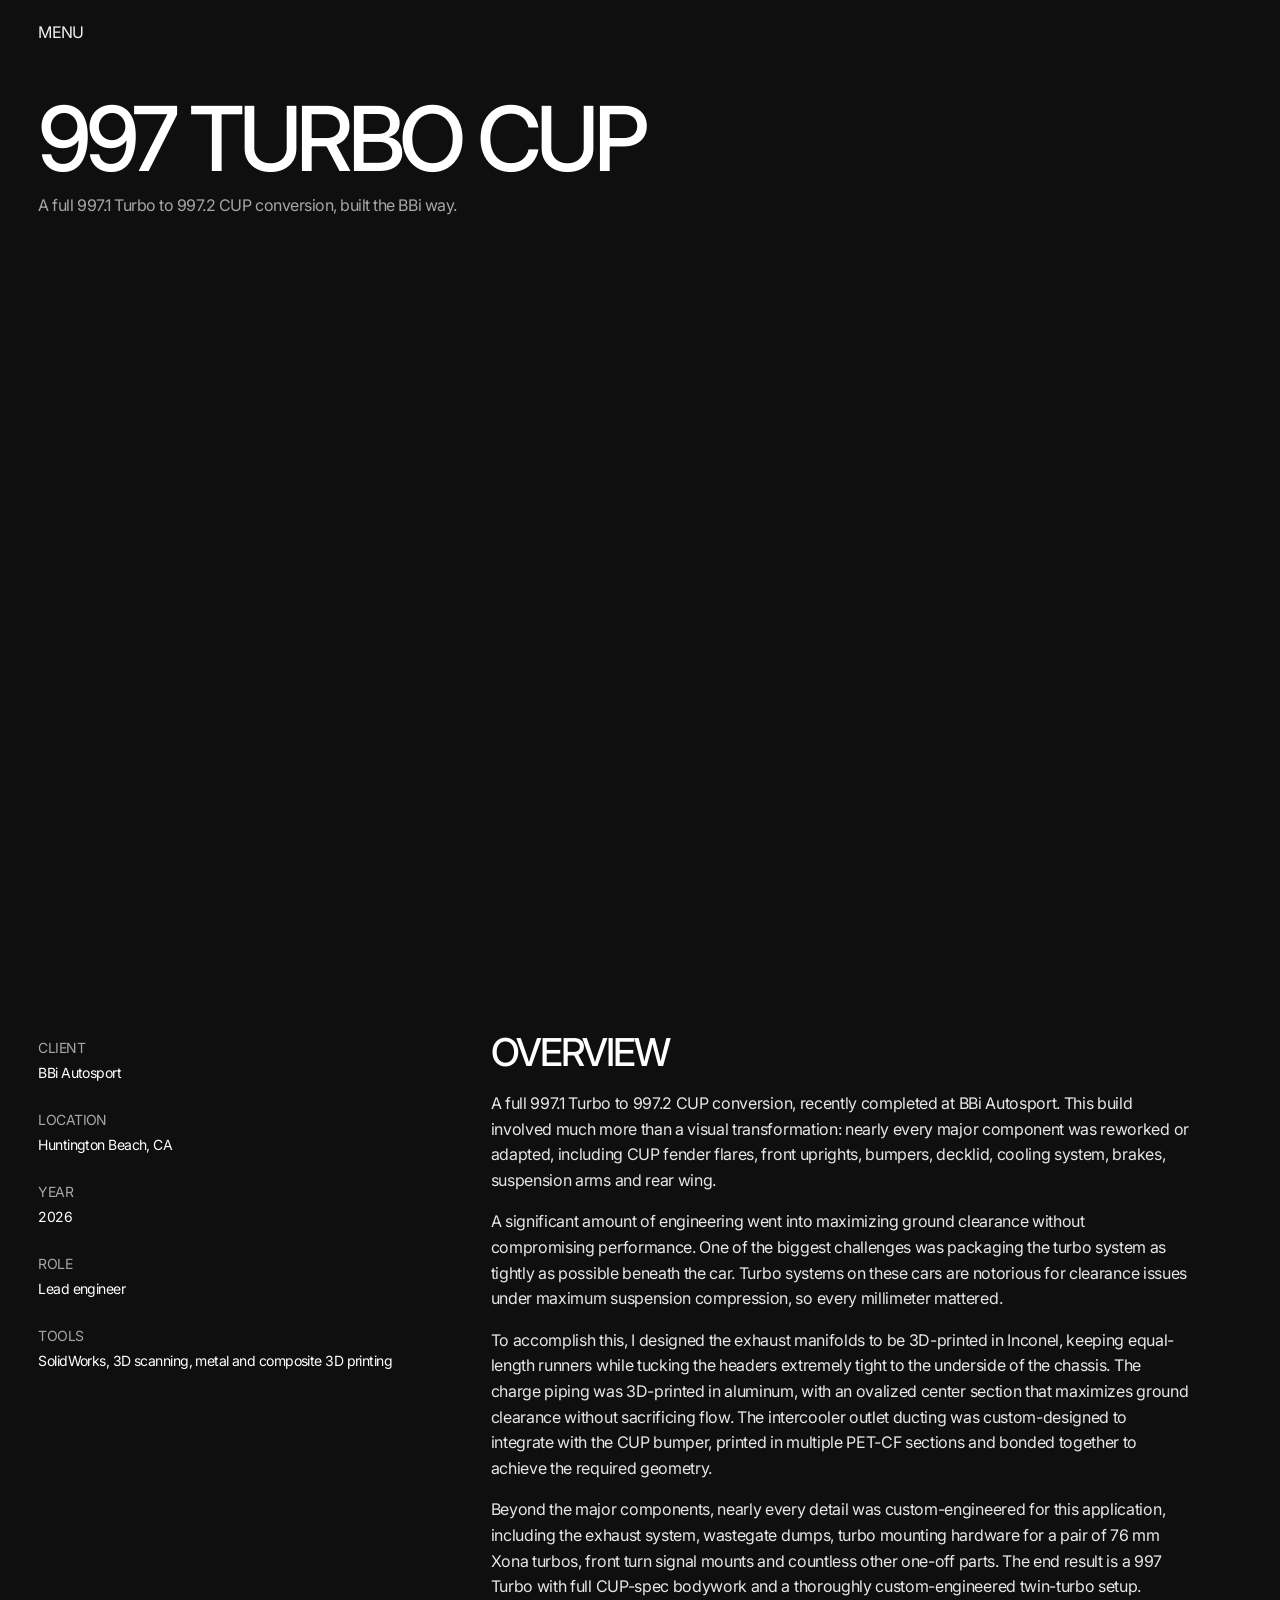
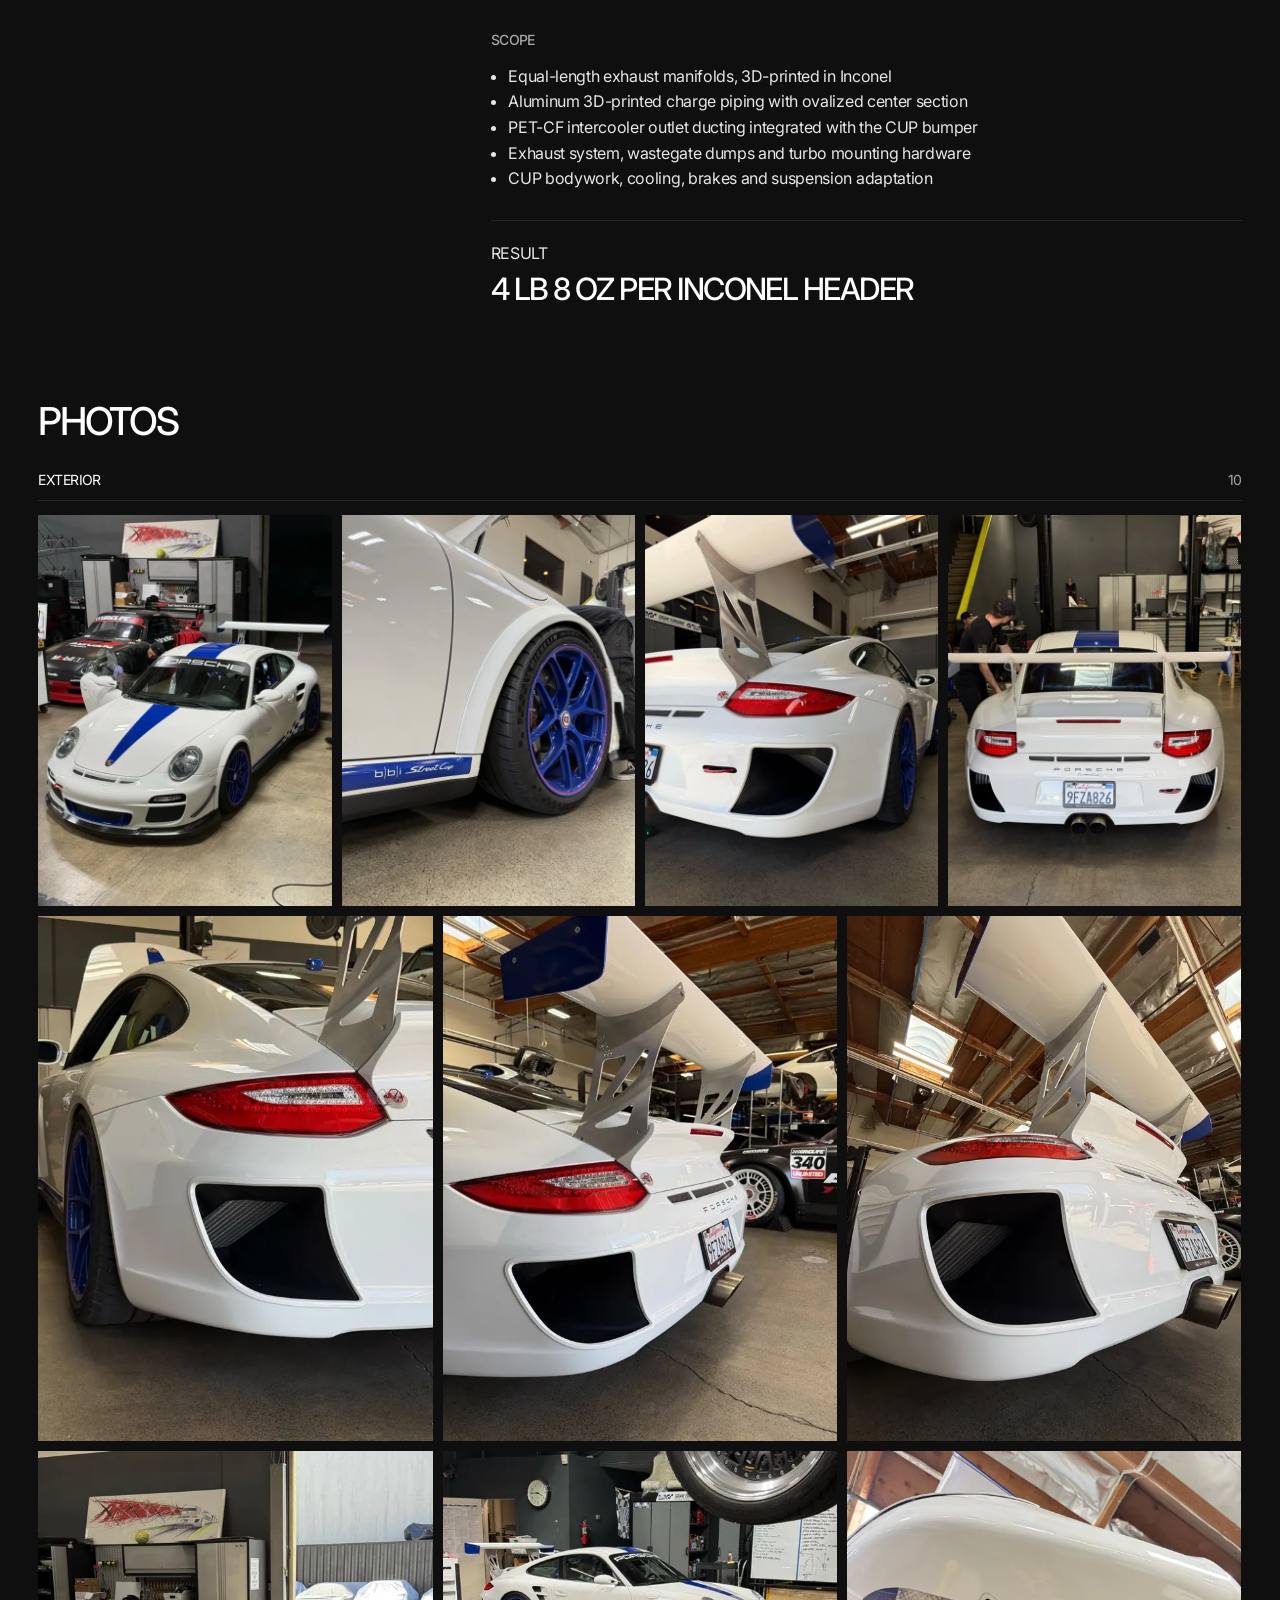
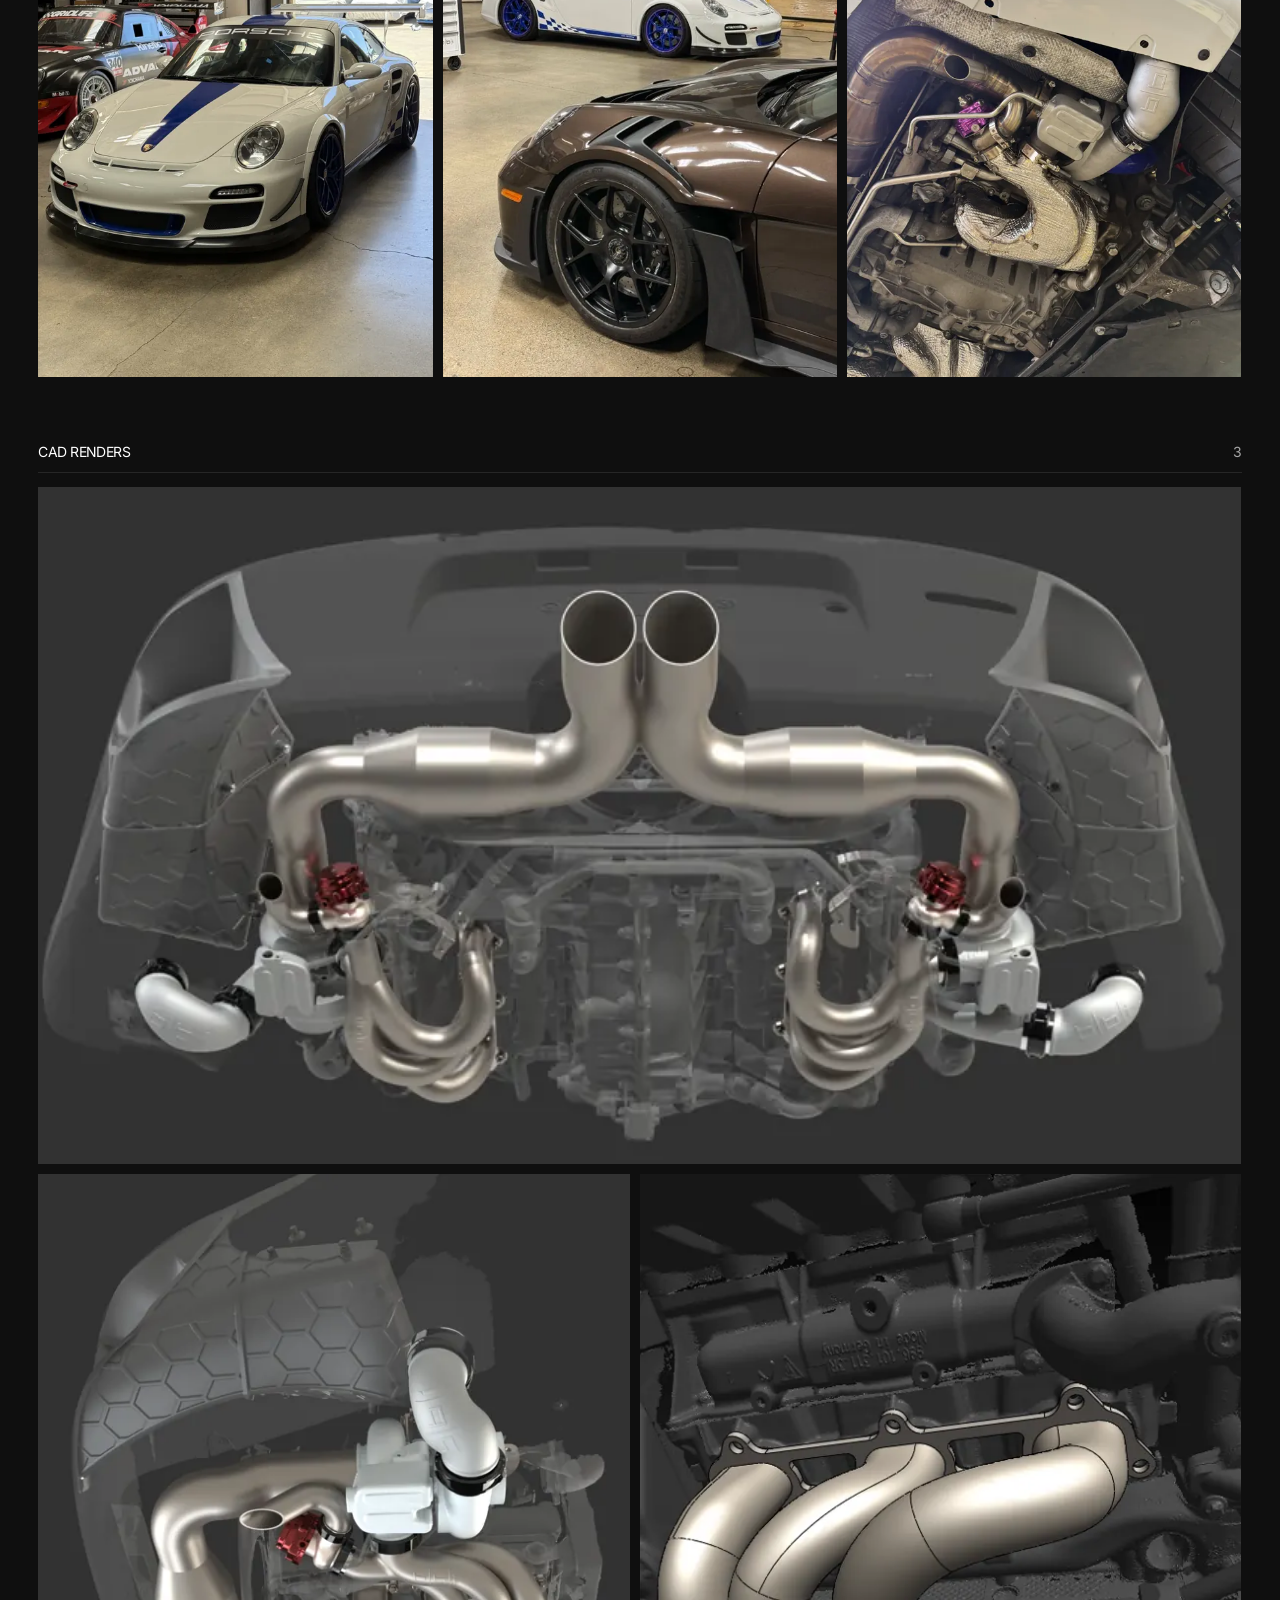
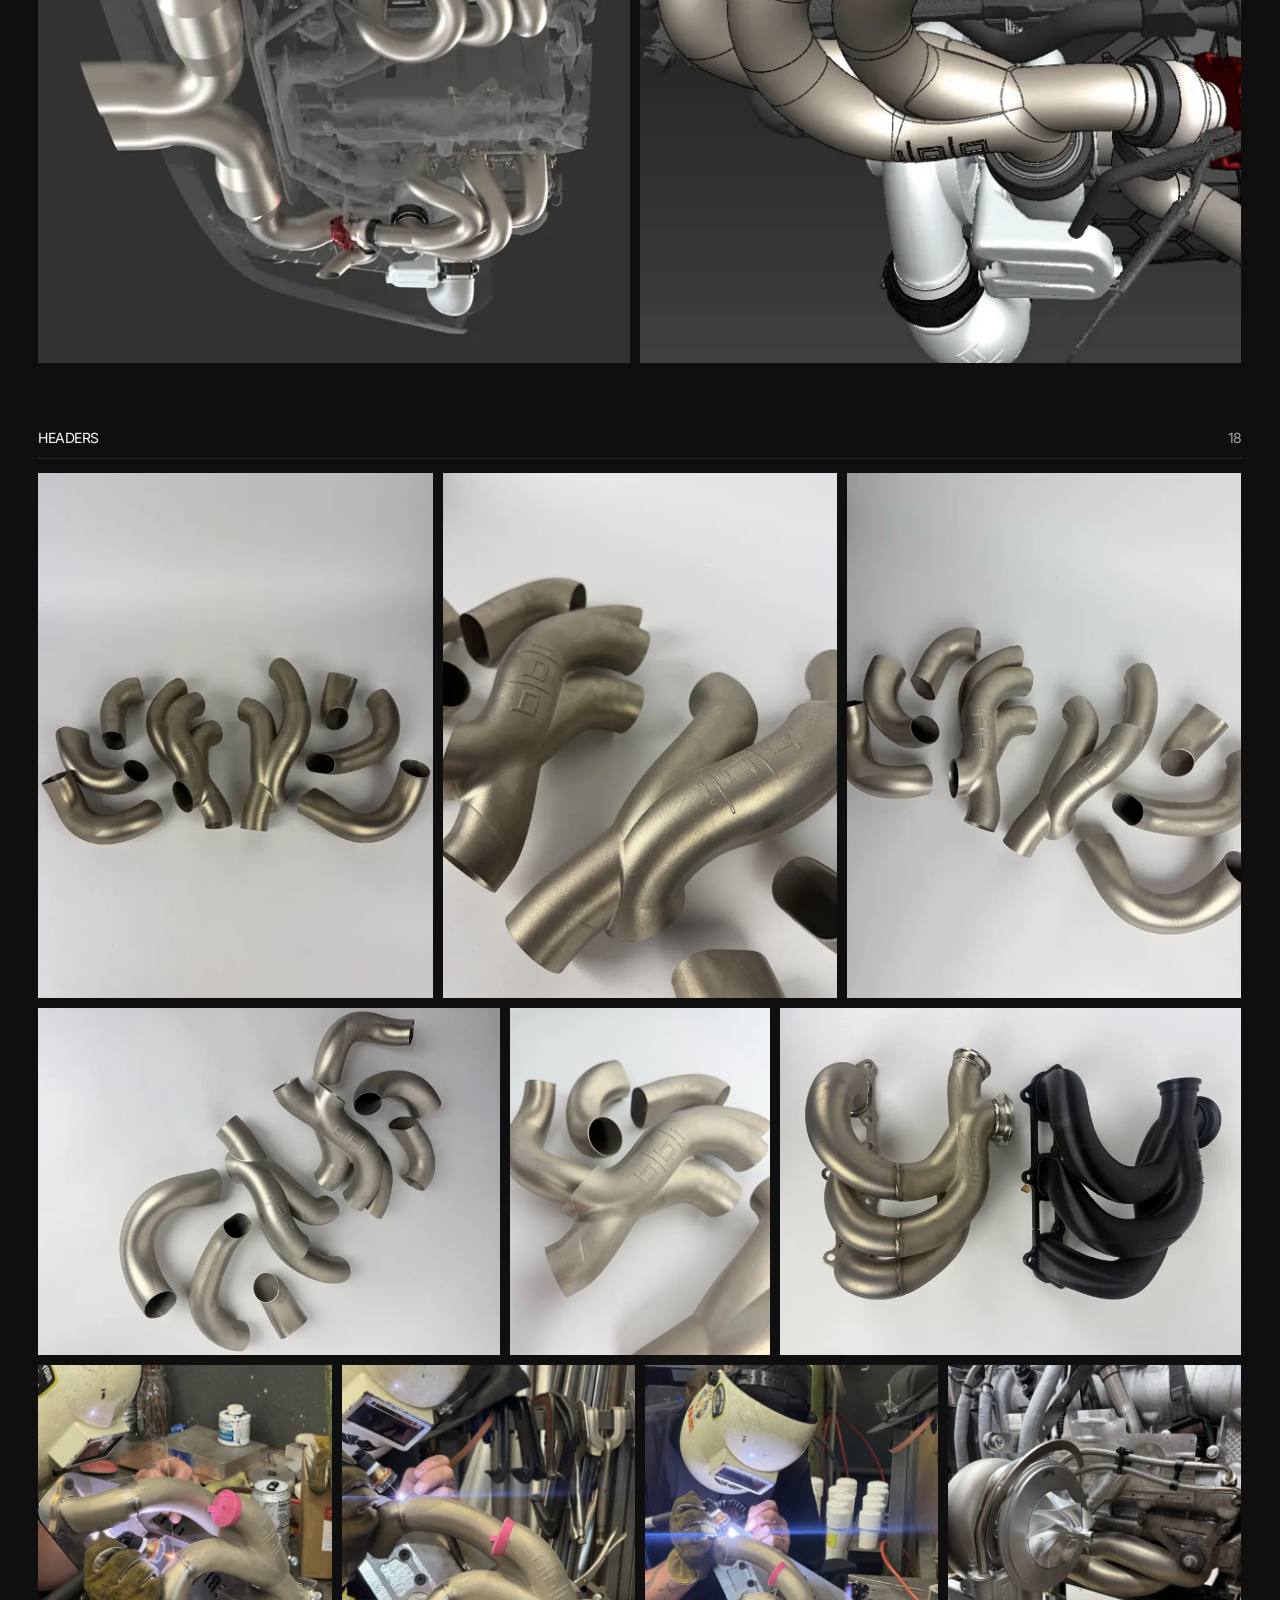
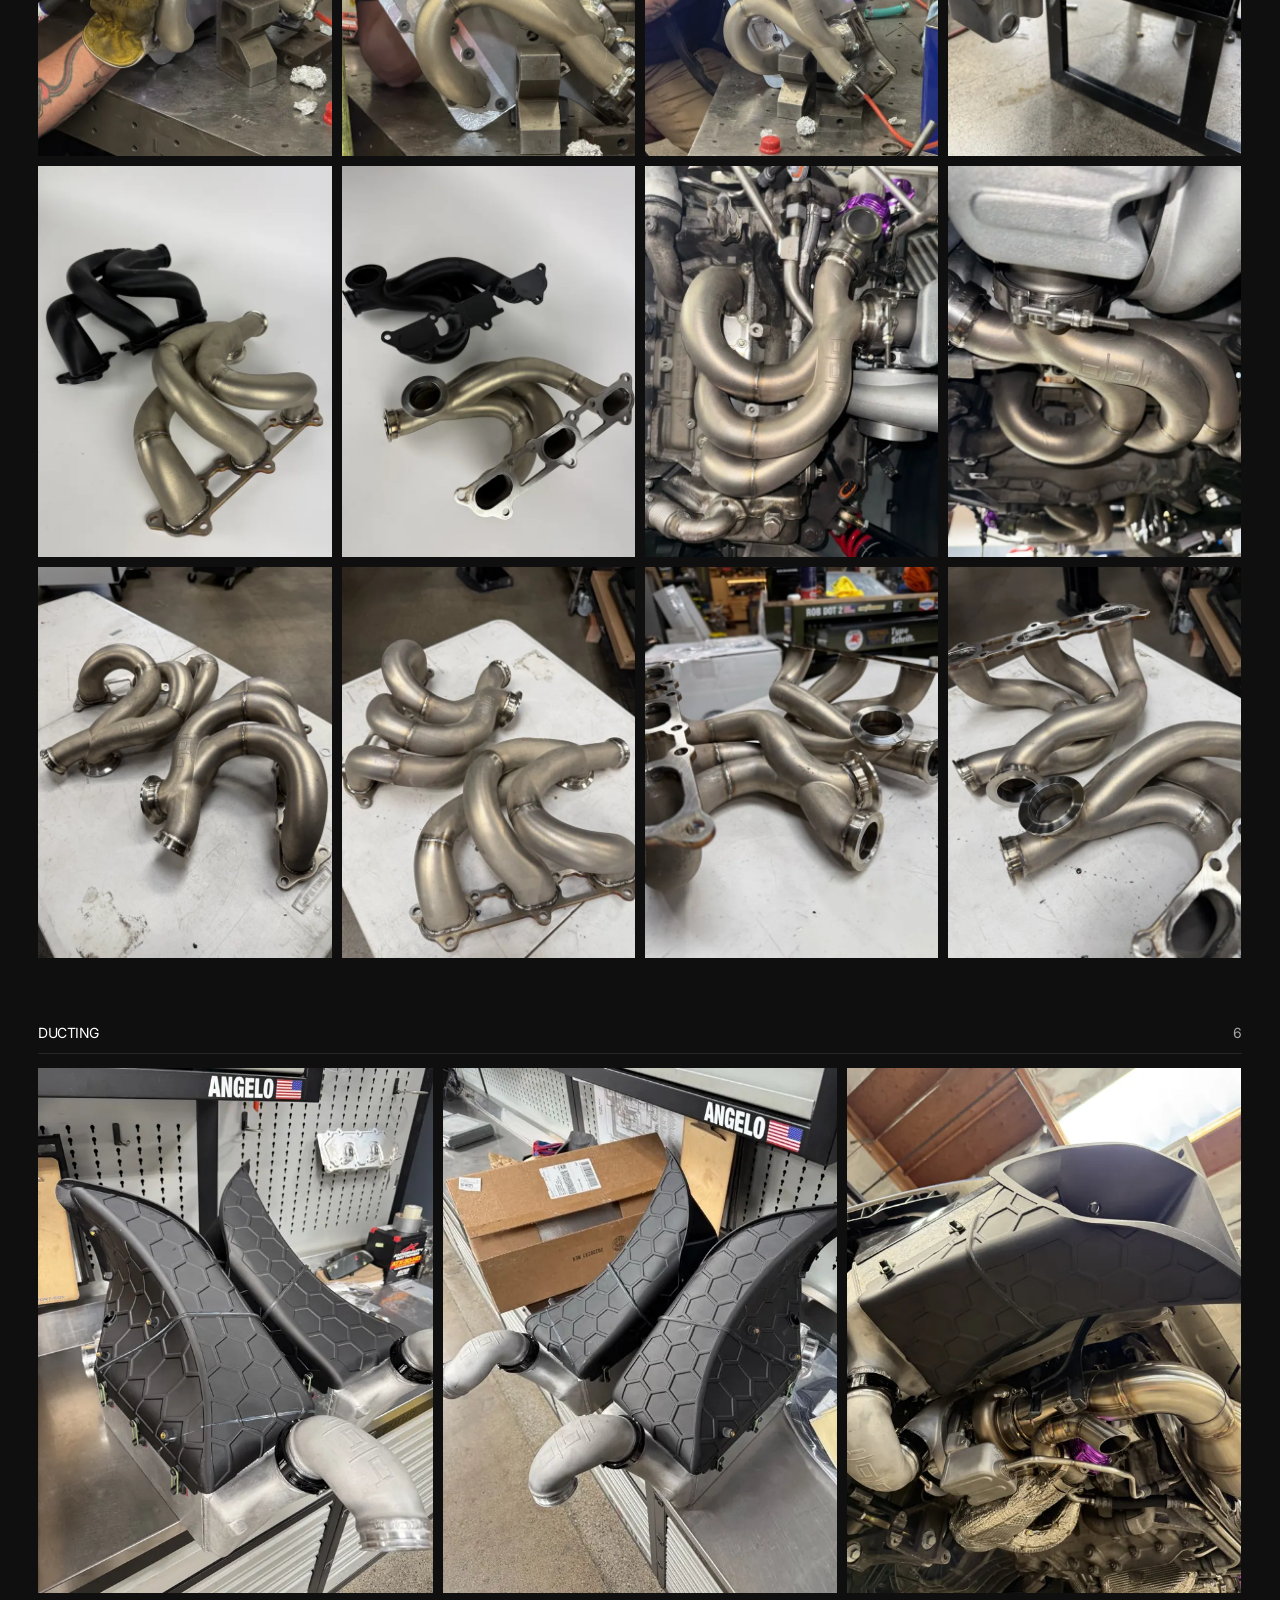
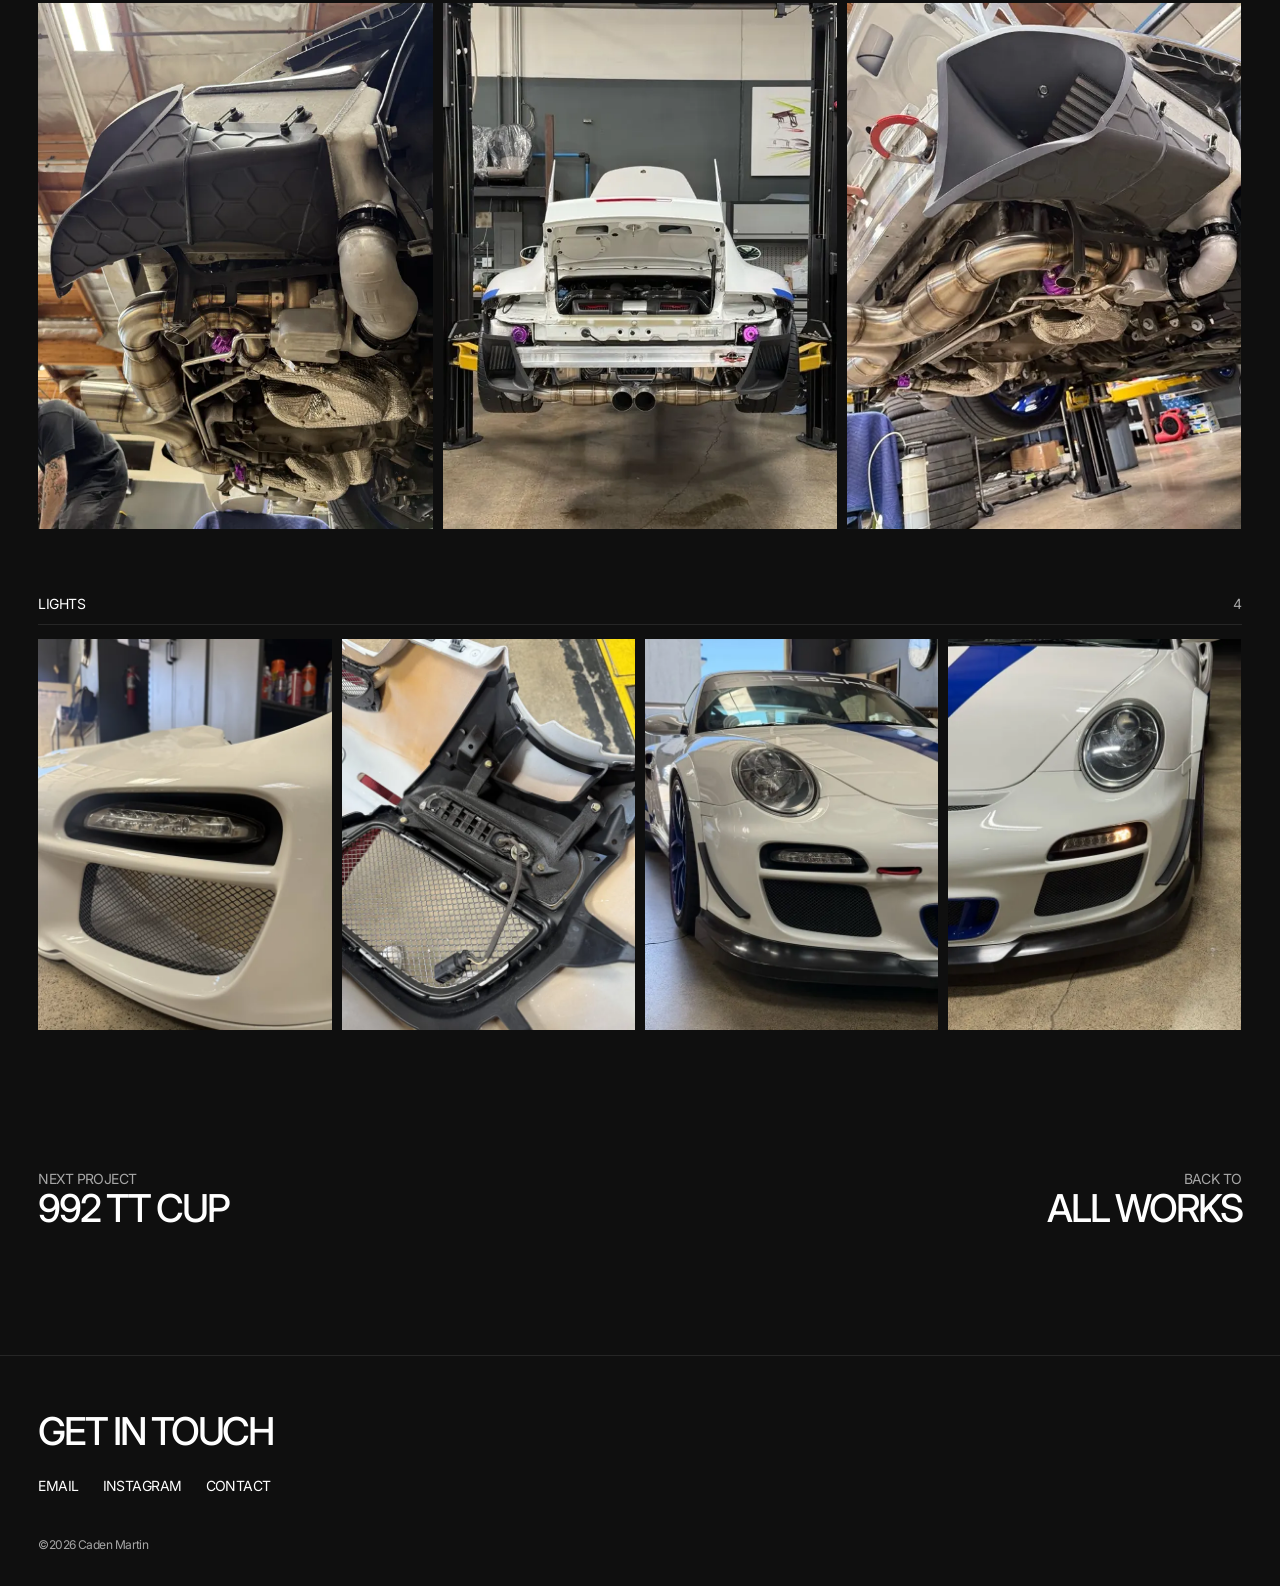
<file: projects/997-turbo-cup.html>
<!DOCTYPE html>
<html lang="en">
<head>
  <meta charset="utf-8">
  <meta name="viewport" content="width=device-width, initial-scale=1">
  <title>997 Turbo CUP Conversion — Caden Martin</title>
  <meta name="description" content="A full 997.1 Turbo to 997.2 CUP conversion at BBi Autosport: 3D-printed Inconel exhaust manifolds, printed aluminum charge piping, PET-CF intercooler ducting and a tightly packaged twin-turbo system.">
  <meta property="og:image" content="../assets/img/997horseman/cover.webp">
  <link rel="preconnect" href="https://fonts.googleapis.com">
  <link rel="preconnect" href="https://fonts.gstatic.com" crossorigin>
  <link href="https://fonts.googleapis.com/css2?family=Inter:wght@400;500&display=swap" rel="stylesheet">
  <link rel="stylesheet" href="../assets/css/style.css">
  <link rel="modulepreload" href="../assets/js/vendor/three.module.js">
  <script type="importmap">
    { "imports": {
        "three": "../assets/js/vendor/three.module.js",
        "three/addons/": "../assets/js/vendor/jsm/"
    } }
  </script>
</head>
<body>
  <button class="menu-toggle" type="button" aria-expanded="false" aria-controls="menu"><span class="open">Menu</span><span class="close">Close</span></button>
  <nav class="menu" id="menu" aria-label="Main">
    <a href="../index.html">Home</a>
    <a href="../index.html#works">Projects</a>
    <a href="../contact.html">Contact</a>
  </nav>

  <main>
    <header class="wrap project-head">
      <h1>997 Turbo CUP</h1>
      <p class="sub">A full 997.1 Turbo to 997.2 CUP conversion, built the BBi way.</p>
    </header>

    <!-- 3D model. data-size-mb is only used for the loading bar if the server doesn't report the size. -->
    <div class="viewer" data-view="-1.345,-1.375,1.785 | 0.037,-0.012,0.051" data-parts="off" data-model="../assets/models/997-horseman.glb" data-size-mb="6"
      data-groups='[
        {"id":"exhaust","label":"Exhaust manifolds & wastegates","quick":true},
        {"id":"turbos","label":"Turbochargers","quick":true},
        {"id":"mounts","label":"Turbo mounting","quick":true},
        {"id":"charge","label":"Charge piping","quick":true},
        {"id":"intercooler","label":"Intercooler ducting","quick":true},
        {"id":"hardware","label":"Hardware","quick":true},
        {"id":"scan","label":"Engine (3D scan)","quick":true},
        {"id":"body","label":"Body (3D scan)","quick":true}
      ]'
      aria-label="Interactive 3D model of the 997 Turbo CUP twin-turbo system"></div>

    <section class="wrap project-body">
      <aside class="facts reveal">
        <div><p class="label">Client</p><p>BBi Autosport</p></div>
        <div><p class="label">Location</p><p>Huntington Beach, CA</p></div>
        <div><p class="label">Year</p><p>2026</p></div>
        <div><p class="label">Role</p><p>Lead engineer</p></div>
        <div><p class="label">Tools</p><p>SolidWorks, 3D scanning, metal and composite 3D printing</p></div>
      </aside>

      <article class="writeup reveal">
        <h2>Overview</h2>
        <p>A full 997.1 Turbo to 997.2 CUP conversion, recently completed at BBi Autosport. This build involved much more than a visual transformation: nearly every major component was reworked or adapted, including CUP fender flares, front uprights, bumpers, decklid, cooling system, brakes, suspension arms and rear wing.</p>
        <p>A significant amount of engineering went into maximizing ground clearance without compromising performance. One of the biggest challenges was packaging the turbo system as tightly as possible beneath the car. Turbo systems on these cars are notorious for clearance issues under maximum suspension compression, so every millimeter mattered.</p>
        <p>To accomplish this, I designed the exhaust manifolds to be 3D-printed in Inconel, keeping equal-length runners while tucking the headers extremely tight to the underside of the chassis. The charge piping was 3D-printed in aluminum, with an ovalized center section that maximizes ground clearance without sacrificing flow. The intercooler outlet ducting was custom-designed to integrate with the CUP bumper, printed in multiple PET-CF sections and bonded together to achieve the required geometry.</p>
        <p>Beyond the major components, nearly every detail was custom-engineered for this application, including the exhaust system, wastegate dumps, turbo mounting hardware for a pair of 76 mm Xona turbos, front turn signal mounts and countless other one-off parts. The end result is a 997 Turbo with full CUP-spec bodywork and a thoroughly custom-engineered twin-turbo setup.</p>
        <h3 style="margin-top:32px" class="label">Scope</h3>
        <ul>
          <li>Equal-length exhaust manifolds, 3D-printed in Inconel</li>
          <li>Aluminum 3D-printed charge piping with ovalized center section</li>
          <li>PET-CF intercooler outlet ducting integrated with the CUP bumper</li>
          <li>Exhaust system, wastegate dumps and turbo mounting hardware</li>
          <li>CUP bodywork, cooling, brakes and suspension adaptation</li>
        </ul>
        <div class="result">
          <p class="label">Result</p>
          <strong>4 lb 8 oz per Inconel header</strong>
        </div>
      </article>
    </section>

    <section class="wrap section" style="padding-top:0">
      <div class="section-head reveal"><h2>Photos</h2></div>
      <div class="photo-section">
        <p class="label photo-section-head reveal">Exterior<span>10</span></p>
        <div class="gallery" data-label="Exterior" data-base="../assets/img/997horseman/" data-photos='[{"src": "exterior-01.webp", "thumb": "exterior-01-thumb.webp", "w": 627, "h": 836}, {"src": "exterior-02.webp", "thumb": "exterior-02-thumb.webp", "w": 1500, "h": 2000}, {"src": "exterior-03.webp", "thumb": "exterior-03-thumb.webp", "w": 627, "h": 836}, {"src": "exterior-04.webp", "thumb": "exterior-04-thumb.webp", "w": 1500, "h": 2000}, {"src": "exterior-05.webp", "thumb": "exterior-05-thumb.webp", "w": 627, "h": 836}, {"src": "exterior-06.webp", "thumb": "exterior-06-thumb.webp", "w": 627, "h": 836}, {"src": "exterior-07.webp", "thumb": "exterior-07-thumb.webp", "w": 1500, "h": 2000}, {"src": "exterior-08.webp", "thumb": "exterior-08-thumb.webp", "w": 1500, "h": 2000}, {"src": "exterior-09.webp", "thumb": "exterior-09-thumb.webp", "w": 627, "h": 836}, {"src": "exterior-10.webp", "thumb": "exterior-10-thumb.webp", "w": 1500, "h": 2000}]'></div>
      </div>
      <div class="photo-section">
        <p class="label photo-section-head reveal">CAD renders<span>3</span></p>
        <div class="gallery" data-label="CAD renders" data-base="../assets/img/997horseman/" data-photos='[{"src": "cad-01.webp", "thumb": "cad-01-thumb.webp", "w": 2000, "h": 1125}, {"src": "cad-02.webp", "thumb": "cad-02-thumb.webp", "w": 1500, "h": 2000}, {"src": "cad-03.webp", "thumb": "cad-03-thumb.webp", "w": 629, "h": 825}]'></div>
      </div>
      <div class="photo-section">
        <p class="label photo-section-head reveal">Headers<span>18</span></p>
        <div class="gallery" data-label="Headers" data-base="../assets/img/997horseman/" data-photos='[{"src": "headers-01.webp", "thumb": "headers-01-thumb.webp", "w": 627, "h": 836}, {"src": "headers-02.webp", "thumb": "headers-02-thumb.webp", "w": 1500, "h": 2000}, {"src": "headers-03.webp", "thumb": "headers-03-thumb.webp", "w": 627, "h": 836}, {"src": "headers-04.webp", "thumb": "headers-04-thumb.webp", "w": 2000, "h": 1500}, {"src": "headers-05.webp", "thumb": "headers-05-thumb.webp", "w": 627, "h": 836}, {"src": "headers-06.webp", "thumb": "headers-06-thumb.webp", "w": 2000, "h": 1500}, {"src": "headers-07.webp", "thumb": "headers-07-thumb.webp", "w": 1500, "h": 2000}, {"src": "headers-08.webp", "thumb": "headers-08-thumb.webp", "w": 1500, "h": 2000}, {"src": "headers-09.webp", "thumb": "headers-09-thumb.webp", "w": 1500, "h": 2000}, {"src": "headers-10.webp", "thumb": "headers-10-thumb.webp", "w": 1500, "h": 2000}, {"src": "headers-11.webp", "thumb": "headers-11-thumb.webp", "w": 1500, "h": 2000}, {"src": "headers-12.webp", "thumb": "headers-12-thumb.webp", "w": 1500, "h": 2000}, {"src": "headers-13.webp", "thumb": "headers-13-thumb.webp", "w": 627, "h": 836}, {"src": "headers-14.webp", "thumb": "headers-14-thumb.webp", "w": 627, "h": 836}, {"src": "headers-15.webp", "thumb": "headers-15-thumb.webp", "w": 1500, "h": 2000}, {"src": "headers-16.webp", "thumb": "headers-16-thumb.webp", "w": 627, "h": 836}, {"src": "headers-17.webp", "thumb": "headers-17-thumb.webp", "w": 627, "h": 836}, {"src": "headers-18.webp", "thumb": "headers-18-thumb.webp", "w": 1500, "h": 2000}]'></div>
      </div>
      <div class="photo-section">
        <p class="label photo-section-head reveal">Ducting<span>6</span></p>
        <div class="gallery" data-label="Ducting" data-base="../assets/img/997horseman/" data-photos='[{"src": "ducting-01.webp", "thumb": "ducting-01-thumb.webp", "w": 1500, "h": 2000}, {"src": "ducting-02.webp", "thumb": "ducting-02-thumb.webp", "w": 627, "h": 836}, {"src": "ducting-03.webp", "thumb": "ducting-03-thumb.webp", "w": 1500, "h": 2000}, {"src": "ducting-04.webp", "thumb": "ducting-04-thumb.webp", "w": 1500, "h": 2000}, {"src": "ducting-05.webp", "thumb": "ducting-05-thumb.webp", "w": 627, "h": 836}, {"src": "ducting-06.webp", "thumb": "ducting-06-thumb.webp", "w": 627, "h": 836}]'></div>
      </div>
      <div class="photo-section">
        <p class="label photo-section-head reveal">Lights<span>4</span></p>
        <div class="gallery" data-label="Lights" data-base="../assets/img/997horseman/" data-photos='[{"src": "lights-01.webp", "thumb": "lights-01-thumb.webp", "w": 1500, "h": 2000}, {"src": "lights-02.webp", "thumb": "lights-02-thumb.webp", "w": 1500, "h": 2000}, {"src": "lights-03.webp", "thumb": "lights-03-thumb.webp", "w": 627, "h": 836}, {"src": "lights-04.webp", "thumb": "lights-04-thumb.webp", "w": 627, "h": 836}]'></div>
      </div>
    </section>

    <!-- Downloads section removed; see projects/_template.html for the markup if a later project needs one. -->

    <section class="wrap section next-project" style="padding-top:0">
      <a href="992-cup.html"><p class="label">Next project</p><h2>992 TT Cup</h2></a>
      <a href="../index.html#works" style="text-align:right"><p class="label">Back to</p><h2>All works</h2></a>
    </section>
  </main>

  <footer class="footer">
    <div class="wrap">
      <h2>Get in touch</h2>
      <div class="footer-links">
        <a data-email="czm1000|gmail.com" href="../contact.html">Email</a>
        <a href="https://www.instagram.com/rbzed25/" target="_blank" rel="noopener">Instagram</a>
        <a href="../contact.html">Contact</a>
      </div>
      <small>©<span data-year>2026</span> Caden Martin</small>
    </div>
  </footer>

  <script src="../assets/js/site.js"></script>
  <script src="../assets/js/gallery.js"></script>
  <script type="module" src="../assets/js/viewer.js"></script>
</body>
</html>
</file>
<file: assets/css/style.css>
/* Caden Martin — portfolio
   Theme matched to the original Framer site: near-black, white, grey, Inter, tight uppercase headings. */

:root {
  --bg: #0f0f0f;
  --bg-raised: #161616;
  --line: #262626;
  --text: #ffffff;
  --muted: #a6a6a6;
  --pad: clamp(16px, 3vw, 40px);
  --max: 1400px;
  --font: "Inter", system-ui, -apple-system, "Segoe UI", sans-serif;
}

* { box-sizing: border-box; margin: 0; padding: 0; }
html { -webkit-text-size-adjust: 100%; scroll-behavior: smooth; }
body {
  background: var(--bg);
  color: var(--text);
  font-family: var(--font);
  font-size: 14px;
  line-height: 1.5;
  letter-spacing: -0.04em;
  -webkit-font-smoothing: antialiased;
  overflow-x: hidden;
}
img, video { display: block; max-width: 100%; }
a { color: inherit; text-decoration: none; }
button { font: inherit; color: inherit; background: none; border: 0; cursor: pointer; letter-spacing: inherit; }

.caps { text-transform: uppercase; }
.muted { color: var(--muted); }
.wrap { width: 100%; max-width: var(--max); margin: 0 auto; padding: 0 var(--pad); }

/* ---------- Menu (matches Framer: small MENU toggle, full-screen overlay) ---------- */
.menu-toggle {
  position: fixed; top: 20px; left: var(--pad); z-index: 60;
  font-size: 16px; text-transform: uppercase; letter-spacing: -0.04em;
  mix-blend-mode: difference;
}
.menu-toggle .close { display: none; }
body.menu-open .menu-toggle .open { display: none; }
body.menu-open .menu-toggle .close { display: inline; }
body.menu-open { overflow: hidden; }

.menu {
  position: fixed; inset: 0; z-index: 50;
  background: var(--bg);
  padding: 72px var(--pad) var(--pad);
  display: flex; flex-direction: column; gap: 2px;
  opacity: 0; visibility: hidden;
  transition: opacity .35s ease, visibility .35s;
}
body.menu-open .menu { opacity: 1; visibility: visible; }
.menu a {
  font-size: clamp(40px, 6vw, 72px); font-weight: 500; line-height: 1.05;
  text-transform: uppercase; letter-spacing: -0.06em;
  transform: translateY(16px); opacity: 0;
  transition: transform .5s cubic-bezier(.2,.7,.2,1), opacity .5s, color .2s;
  width: fit-content;
}
body.menu-open .menu a { transform: none; opacity: 1; }
body.menu-open .menu a:nth-child(2) { transition-delay: .04s; }
body.menu-open .menu a:nth-child(3) { transition-delay: .08s; }
.menu a:hover { color: var(--muted); }

/* ---------- Headings ---------- */
h1, h2, h3 { font-weight: 500; text-transform: uppercase; }
h1 { font-size: clamp(44px, 7vw, 96px); letter-spacing: -0.06em; line-height: .95; }
h2 { font-size: clamp(28px, 3vw, 40px); letter-spacing: -0.06em; line-height: 1; }
h3 { font-size: 18px; letter-spacing: -0.06em; line-height: 1.15; }
.label { font-size: 14px; text-transform: uppercase; color: var(--muted); letter-spacing: -0.04em; }

/* ---------- Home hero + mouse trail ---------- */
.hero {
  position: relative; z-index: 1; background: var(--bg); height: 100vh; height: 100svh; min-height: 520px;
  display: grid; place-items: center; text-align: center;
  overflow: hidden; isolation: isolate;
}
.hero-text { position: relative; z-index: 2; pointer-events: none; padding: 0 var(--pad); }
.hero-text p { margin-top: 18px; font-size: 16px; text-transform: uppercase; }
.hero-text h1, .hero-text p { text-shadow: 0 2px 24px rgba(0,0,0,.55); }
.contact-lines .email { text-transform: none; }
.trail { position: absolute; inset: 0; z-index: 1; pointer-events: none; }
.trail img {
  position: absolute; left: 0; top: 0;
  width: clamp(110px, 11vw, 170px); height: auto;
  border-radius: 2px;
  transform: translate(-50%, -50%) scale(.6);
  opacity: 0;
  animation: trail-pop .9s linear forwards;
  will-change: transform, opacity;
}
@keyframes trail-pop {
  0%      { opacity: 0; transform: translate(-50%, -50%) scale(.6); }   /* 0.0s: start fade in */
  33.333% { opacity: 1; transform: translate(-50%, -50%) scale(1); }    /* 0.3s: fully visible */
  66.667% { opacity: 1; transform: translate(-50%, -50%) scale(1); }    /* 0.6s: start fade out */
  100%    { opacity: 0; transform: translate(-50%, -50%) scale(.92); }  /* 0.9s: gone */
}
@font-face {
  font-family: "Permanent Marker";
  src: url("../fonts/permanent-marker.woff2") format("woff2");
  font-weight: 400; font-style: normal; font-display: swap;
}
/* Hand-drawn "Works" with a marker arrow, a little crooked on purpose */
.scroll-cue {
  position: absolute; bottom: clamp(14px, 3vh, 28px); left: 50%; transform: translateX(-50%);
  z-index: 2; display: flex; flex-direction: column; align-items: center; gap: 2px;
  color: #f2f2f2; text-transform: none;
}
.cue-word {
  font-family: "Permanent Marker", "Marker Felt", "Comic Sans MS", cursive;
  font-size: clamp(39px, 3.9vw, 54px); line-height: 1; letter-spacing: 0.01em;
  transform: rotate(-7deg) translateX(-6px);
  transition: transform .3s ease;
}
.cue-arrow {
  width: clamp(28px, 2.6vw, 38px); height: auto; overflow: visible;
  transform: rotate(6deg) translateX(8px);
  animation: cue-bob 1.8s ease-in-out infinite;
}
.cue-arrow path { fill: none; stroke: currentColor; stroke-width: 4; stroke-linecap: round; stroke-linejoin: round; }
.scroll-cue:hover .cue-word, .scroll-cue:focus-visible .cue-word { transform: rotate(-10deg) translateX(-6px) scale(1.05); }
@keyframes cue-bob {
  0%, 100% { translate: 0 0; }
  50% { translate: 0 6px; }
}
@media (prefers-reduced-motion: reduce) { .cue-arrow { animation: none; } }

/* ---------- Works list ---------- */
.section { padding-top: clamp(64px, 10vw, 140px); padding-bottom: clamp(64px, 10vw, 140px); }
.section-head { display: flex; justify-content: space-between; align-items: end; margin-bottom: 28px; gap: 16px; }
.works { display: grid; gap: clamp(48px, 7vw, 96px); }
.work-card { display: block; }
.work-card .media {
  aspect-ratio: 16 / 9; overflow: hidden; background: var(--bg-raised);
}
.work-card .media img {
  width: 100%; height: 100%; object-fit: cover;
  transition: transform 1.2s cubic-bezier(.2,.7,.2,1);
}
.work-card:hover .media img { transform: scale(1.03); }
.work-card .meta { display: flex; justify-content: space-between; gap: 16px; margin-top: 14px; align-items: baseline; }
.work-card .meta p { font-size: 12px; color: var(--muted); margin-top: 2px; }
.work-card .year { font-size: 12px; color: var(--muted); white-space: nowrap; }
.coming-soon .media { display: grid; place-items: center; border: 1px dashed var(--line); background: none; }

/* ---------- Footer ---------- */
.footer { border-top: 1px solid var(--line); padding: 56px 0 32px; }
.footer h2 { margin-bottom: 24px; }
.footer-links { display: flex; gap: 24px; flex-wrap: wrap; font-size: 14px; text-transform: uppercase; }
.footer-links a:hover { color: var(--muted); }
.footer small { display: block; margin-top: 40px; font-size: 12px; color: var(--muted); }

/* ---------- Project page ---------- */
.project-head { padding-top: 96px; padding-bottom: 24px; }
.project-head p.sub { margin-top: 12px; font-size: 16px; color: var(--muted); letter-spacing: -0.03em; }

.viewer {
  position: relative; width: 100%;
  height: min(78vh, 860px); min-height: 380px;
  background: var(--bg);
  overflow: hidden; touch-action: none; user-select: none;
}
.viewer canvas { display: block; width: 100%; height: 100%; outline: none; cursor: grab; }
.viewer canvas:active { cursor: grabbing; }
.viewer-loading {
  position: absolute; inset: 0; display: grid; place-items: center; text-align: center;
  font-size: 12px; text-transform: uppercase; color: var(--muted); pointer-events: none;
  transition: opacity .4s;
}
.viewer-loading .bar { width: 220px; height: 2px; background: var(--line); margin: 12px auto 0; overflow: hidden; }
.viewer-loading .bar i { display: block; height: 100%; width: 0; background: var(--text); transition: width .2s; }
.viewer.ready .viewer-loading { opacity: 0; }
.viewer-ui {
  position: absolute; left: 0; right: 0; bottom: 0; padding: 14px var(--pad);
  display: flex; justify-content: space-between; align-items: center; gap: 12px;
  font-size: 12px; text-transform: uppercase; pointer-events: none;
}
.viewer-ui .hint { color: var(--muted); }
.viewer-ui .tools { display: flex; gap: 6px; pointer-events: auto; }
.viewer-ui button {
  padding: 8px 12px; border: 1px solid var(--line); background: rgba(15,15,15,.7);
  backdrop-filter: blur(6px); text-transform: uppercase; font-size: 12px;
  transition: border-color .2s, background .2s;
}
.viewer-ui button:hover, .viewer-ui button[aria-pressed="true"] { border-color: var(--text); }
.viewer:fullscreen { height: 100vh; }

.project-body {
  display: grid; grid-template-columns: minmax(200px, 1fr) 2fr; gap: clamp(32px, 6vw, 96px);
  padding-top: clamp(48px, 7vw, 96px); padding-bottom: clamp(48px, 7vw, 96px);
}
.facts { display: grid; gap: 22px; align-content: start; }
.facts div p { margin-top: 4px; font-size: 14px; }
.writeup h2 { margin-bottom: 20px; }
.writeup p { font-size: 16px; line-height: 1.6; letter-spacing: -0.02em; color: #e6e6e6; max-width: 70ch; }
.writeup p + p { margin-top: 1em; }
.writeup ul { margin: 1em 0 0 1.1em; color: #e6e6e6; font-size: 16px; line-height: 1.6; letter-spacing: -0.02em; }
.writeup .result { margin-top: 28px; padding-top: 20px; border-top: 1px solid var(--line); }
.writeup .result strong { display: block; font-size: clamp(22px, 2.4vw, 32px); font-weight: 500; letter-spacing: -0.05em; text-transform: uppercase; }

/* Gallery (masonry via CSS columns) */
.gallery { display: block; }
.gallery .g-row { display: flex; gap: 10px; margin-bottom: 10px; }
.gallery button { display: block; height: 100%; flex: none; overflow: hidden; background: var(--bg-raised); }
.gallery img { width: 100%; height: 100%; object-fit: cover; transition: transform .8s cubic-bezier(.2,.7,.2,1), opacity .3s; }
.gallery button:hover img { transform: scale(1.03); }

/* Lightbox */
.lightbox {
  position: fixed; inset: 0; z-index: 80; background: #080808;
  display: grid; grid-template-rows: auto 1fr auto; opacity: 0; visibility: hidden;
  transition: opacity .25s, visibility .25s;
}
.lightbox.open { opacity: 1; visibility: visible; }
.lightbox .lb-top, .lightbox .lb-bottom {
  display: flex; justify-content: space-between; align-items: center; padding: 18px var(--pad);
  font-size: 12px; text-transform: uppercase;
}
.lightbox .lb-stage { position: relative; display: grid; place-items: center; min-height: 0; padding: 0 var(--pad); }
.lightbox .lb-stage img { max-width: 100%; max-height: calc(100vh - 130px); max-height: calc(100svh - 130px); width: auto; height: auto; object-fit: contain; }
.lightbox .lb-nav { position: absolute; top: 0; bottom: 0; width: 30%; font-size: 12px; text-transform: uppercase; color: var(--muted); }
.lightbox .lb-prev { left: 0; text-align: left; padding-left: var(--pad); }
.lightbox .lb-next { right: 0; text-align: right; padding-right: var(--pad); }
.lightbox .lb-nav:hover { color: var(--text); }

/* Downloads */
.downloads { display: grid; border-top: 1px solid var(--line); }
.download {
  display: grid; grid-template-columns: 1fr auto auto; gap: 24px; align-items: center;
  padding: 18px 0; border-bottom: 1px solid var(--line);
}
.download .name { font-size: 16px; text-transform: uppercase; letter-spacing: -0.05em; }
.download .desc { font-size: 12px; color: var(--muted); margin-top: 2px; }
.download .size { font-size: 12px; color: var(--muted); }
.download .get { font-size: 12px; text-transform: uppercase; border-bottom: 1px solid currentColor; }
.download:hover .get { color: var(--muted); }

.next-project { display: flex; justify-content: space-between; align-items: end; gap: 24px; }
.next-project a h2 { transition: color .2s; }
.next-project a:hover h2 { color: var(--muted); }

/* ---------- Contact page ---------- */
.contact-hero { padding-top: 120px; padding-bottom: clamp(48px, 7vw, 96px); }
.contact-lines { margin-top: 36px; display: grid; gap: 6px; }
.contact-lines a { font-size: clamp(22px, 3vw, 40px); font-weight: 500; letter-spacing: -0.06em; text-transform: uppercase; width: fit-content; }
.contact-lines a .sub { color: var(--muted); font-size: 12px; letter-spacing: -0.03em; margin-left: 10px; vertical-align: middle; }
.contact-lines a:hover { color: var(--muted); }
.bio { display: grid; grid-template-columns: 1fr 1.4fr; gap: clamp(32px, 6vw, 96px); align-items: start; }
.bio-portrait { aspect-ratio: 3 / 4; overflow: hidden; background: var(--bg-raised); }
.bio-portrait img { width: 100%; height: 100%; object-fit: cover; }
.bio-blocks { display: grid; gap: 32px; }
.bio-blocks p { font-size: 16px; line-height: 1.6; letter-spacing: -0.02em; margin-top: 8px; max-width: 60ch; }
.timeline { display: grid; gap: 10px; margin-top: 10px; }
.timeline div { display: grid; grid-template-columns: 120px 1fr; gap: 16px; font-size: 16px; letter-spacing: -0.03em; }
.timeline span { color: var(--muted); }
.btn {
  display: inline-block; margin-top: 8px; padding: 12px 18px; border: 1px solid var(--text);
  font-size: 12px; text-transform: uppercase; transition: background .2s, color .2s;
}
.btn:hover { background: var(--text); color: var(--bg); }

/* ---------- Reveal on scroll ---------- */
.reveal { opacity: 0; transform: translateY(24px); transition: opacity .9s ease, transform .9s cubic-bezier(.2,.7,.2,1); }
.reveal.in { opacity: 1; transform: none; }

@media (max-width: 760px) {
  .project-body, .bio { grid-template-columns: 1fr; }
  .viewer { height: 62vh; }
  .viewer-ui .hint { display: none; }
  .download { grid-template-columns: 1fr auto; }
  .download .size { display: none; }
}
@media (prefers-reduced-motion: reduce) {
  * { animation: none !important; transition: none !important; }
  .reveal { opacity: 1; transform: none; }
}

/* ---------- Viewer parts panel + part name tag ---------- */
.viewer-parts {
  position: absolute; top: 16px; right: var(--pad); bottom: 64px; width: 260px;
  overflow-y: auto; overscroll-behavior: contain;
  background: rgba(15,15,15,.82); backdrop-filter: blur(8px);
  border: 1px solid var(--line); padding: 12px 14px; font-size: 12px; z-index: 3;
}
.viewer-parts[hidden] { display: none; }
.vp-head { display: flex; justify-content: space-between; align-items: center; text-transform: uppercase; padding-bottom: 10px; border-bottom: 1px solid var(--line); margin-bottom: 6px; }
.vp-head button, .vp-only { font-size: 11px; text-transform: uppercase; color: var(--muted); border-bottom: 1px solid currentColor; }
.vp-head button:hover, .vp-only:hover { color: var(--text); }
.vp-group { padding: 8px 0; border-bottom: 1px solid var(--line); }
.vp-group:last-child { border-bottom: 0; }
.vp-ghead, .vp-row { display: flex; align-items: center; gap: 8px; cursor: pointer; letter-spacing: -0.02em; }
.vp-ghead { text-transform: uppercase; font-weight: 500; padding: 2px 0 4px; }
.vp-ghead .vp-only { margin-left: auto; font-weight: 400; }
.vp-row { padding: 3px 0 3px 22px; color: #d0d0d0; }
.vp-row:hover { color: var(--text); }
.viewer-parts input[type="checkbox"] {
  appearance: none; width: 12px; height: 12px; flex: none; border: 1px solid #777; display: grid; place-items: center; cursor: pointer;
}
.viewer-parts input[type="checkbox"]:checked { background: var(--text); border-color: var(--text); }
.viewer-parts input[type="checkbox"]:indeterminate { background: linear-gradient(var(--text), var(--text)) center / 6px 2px no-repeat; border-color: var(--text); }
.viewer-tag {
  position: absolute; z-index: 4; pointer-events: none;
  background: rgba(15,15,15,.9); border: 1px solid var(--line); padding: 6px 10px;
  font-size: 12px; text-transform: uppercase; display: grid; gap: 2px;
}
.viewer-tag .muted { font-size: 10px; }
.viewer-tag[hidden] { display: none; }
@media (max-width: 760px) {
  .viewer-parts { top: 8px; left: 8px; right: 8px; bottom: 56px; width: auto; }
}

/* Sectioned photo galleries */
.photo-section + .photo-section { margin-top: clamp(40px, 5vw, 72px); }
.photo-section-head { display: flex; justify-content: space-between; padding-bottom: 10px; margin-bottom: 14px; border-bottom: 1px solid var(--line); color: var(--text); }
.photo-section-head span { color: var(--muted); }

.viewer-tag .vt-copy { width: min(560px, 80vw); background: #000; color: var(--text); border: 1px solid var(--line); padding: 6px 8px; font: 12px ui-monospace, Menlo, Consolas, monospace; text-transform: none; }

/* Project video */
.video-wrap { display: flex; justify-content: center; background: var(--bg-raised); margin-bottom: 10px; }
.video-wrap video { display: block; max-width: 100%; max-height: 80vh; max-height: 80svh; width: auto; height: auto; background: #000; }


/* ---------- Home: hero + full-screen works slider, snapping between the two ---------- */
html.snap { scroll-snap-type: y mandatory; }
html.snap .hero, html.snap .works { scroll-snap-align: start; scroll-snap-stop: always; }
.works-slider {
  position: relative; height: 100vh; height: 100svh; min-height: 480px;
  overflow: hidden; background: #000;
}
.slide { position: absolute; inset: 0; opacity: 0; visibility: hidden; transition: opacity .7s ease, visibility 0s .7s; }
.slide.is-active { opacity: 1; visibility: visible; transition: opacity .7s ease; }
.slide img { width: 100%; height: 100%; object-fit: cover; display: block; transform: scale(1.04); transition: transform 6s ease; }
.slide.is-active img { transform: scale(1); }
.slide::after { content: ""; position: absolute; inset: 0; pointer-events: none;
  background: linear-gradient(to top, rgba(0,0,0,.75) 0%, rgba(0,0,0,.15) 45%, rgba(0,0,0,.25) 100%); }
.slide-text { position: absolute; left: var(--pad); right: calc(var(--pad) + 80px); bottom: clamp(40px, 8vh, 80px); z-index: 2; }
.slide-text .label { color: rgba(255,255,255,.75); margin-bottom: 10px; }
.slide-text h2 { font-size: clamp(44px, 8vw, 120px); line-height: .92; letter-spacing: -0.06em; }
.slide-text h2 a { display: inline-flex; align-items: baseline; gap: .25em; text-shadow: 0 2px 30px rgba(0,0,0,.5); }
.slide-text .go { font-size: .45em; transition: transform .3s ease; }
.slide-text h2 a:hover .go, .slide-text h2 a:focus-visible .go { transform: translateX(.3em); }
.slide-text h2 a:hover { color: #fff; opacity: .85; }
.slide-next {
  position: absolute; right: var(--pad); top: 50%; transform: translateY(-50%); z-index: 3;
  width: 64px; height: 64px; border-radius: 50%; display: grid; place-items: center;
  color: #fff; background: rgba(0,0,0,.35); border: 1px solid rgba(255,255,255,.5);
  backdrop-filter: blur(6px); -webkit-backdrop-filter: blur(6px);
  cursor: pointer; transition: background .25s ease, transform .25s ease;
}
.slide-next:hover, .slide-next:focus-visible { background: rgba(255,255,255,.15); transform: translateY(-50%) translateX(3px); }
.slide-count { position: absolute; right: var(--pad); bottom: clamp(40px, 8vh, 80px); z-index: 3; color: rgba(255,255,255,.75); }
@media (max-width: 640px) {
  .slide-next { width: 52px; height: 52px; }
  .slide-text { right: var(--pad); bottom: 72px; }
  .slide-count { bottom: 32px; }
}
@media (prefers-reduced-motion: reduce) {
  html.snap { scroll-behavior: auto; }
  .slide, .slide.is-active, .slide img { transition: none; }
}

/* ---------- Home: 3D garage (shown instead of the slider once it is running) ---------- */
.works { position: relative; }
.garage { display: none; }
.garage [hidden] { display: none !important; }
.works.has-garage .garage { display: block; }
.works.has-garage .works-slider { display: none; }
.garage {
  position: relative; height: 100vh; height: 100svh; min-height: 480px;
  overflow: hidden; background: var(--bg);
}
.garage-canvas { position: absolute; inset: 0; width: 100%; height: 100%; display: block; touch-action: pan-y; outline: none; }
/* The 3D view stays pinned to the screen behind the name screen, so scrolling down reads as dropping into the room
   while the name screen lifts away and fades. */
.works.has-garage .garage-canvas { position: fixed; z-index: 0; height: 100vh; height: 100svh; }
.garage.is-inspecting .garage-canvas { touch-action: none; }
.garage-loading {
  position: absolute; inset: 0; display: grid; place-content: center; justify-items: center; gap: 14px;
  background: var(--bg); z-index: 5; transition: opacity .6s ease, visibility 0s .6s;
}
.garage.is-ready .garage-loading { opacity: 0; visibility: hidden; }
.garage-bar { width: 180px; height: 2px; background: var(--line); overflow: hidden; }
.garage-bar span { display: block; height: 100%; width: 0; background: var(--text); transition: width .2s linear; }
.garage-bar.is-indeterminate span { width: 35%; animation: garage-bar 1.1s ease-in-out infinite; }
@keyframes garage-bar { from { transform: translateX(-100%); } to { transform: translateX(300%); } }

.garage-hint {
  position: absolute; left: 50%; bottom: clamp(70px, 10vh, 100px); transform: translateX(-50%);
  z-index: 3; padding: 8px 14px; border-radius: 999px; white-space: nowrap;
  background: rgba(0,0,0,.55); color: #fff; pointer-events: none; transition: opacity .4s ease;
}
.garage.is-inspecting .garage-hint, .garage.has-interacted .garage-hint { opacity: 0; }
/* hint and project buttons appear once the drop has landed */
.garage-hint, .garage-list { transition: opacity .5s ease .15s; }
.garage:not(.is-landed) .garage-hint, .garage:not(.is-landed) .garage-list { opacity: 0; pointer-events: none; }

.garage-tip {
  position: absolute; left: 0; top: 0; z-index: 4; pointer-events: none;
  padding: 6px 10px; border-radius: 4px; background: rgba(0,0,0,.75); color: #fff;
  font-size: 13px; white-space: nowrap; opacity: 0; transition: opacity .15s ease;
}
.garage-tip.is-on { opacity: 1; }

.garage-panel {
  position: absolute; left: var(--pad); bottom: clamp(40px, 8vh, 80px); z-index: 4; max-width: min(560px, 80vw);
  opacity: 0; transform: translateY(12px); transition: opacity .5s ease, transform .5s ease;
}
.garage-panel.is-on { opacity: 1; transform: none; }
.garage-panel .label { color: rgba(255,255,255,.75); margin-bottom: 8px; }
.garage-panel h2 { font-size: clamp(36px, 6vw, 88px); line-height: .95; letter-spacing: -0.06em; text-shadow: 0 2px 24px rgba(0,0,0,.45); }
.garage-more {
  display: inline-flex; align-items: center; gap: 8px; margin-top: 18px; padding: 12px 20px;
  border: 1px solid rgba(255,255,255,.7); border-radius: 999px; background: rgba(0,0,0,.4);
  backdrop-filter: blur(6px); -webkit-backdrop-filter: blur(6px);
  font-size: 15px; transition: background .25s ease, color .25s ease;
}
.garage-more:hover, .garage-more:focus-visible { background: #fff; color: #000; }
.garage-soon { margin-top: 18px; }

.garage-back {
  position: absolute; left: var(--pad); top: 72px; z-index: 4;
  padding: 10px 16px; border-radius: 999px; background: rgba(0,0,0,.5); border: 1px solid rgba(255,255,255,.4);
  transition: background .25s ease;
}
.garage-back:hover, .garage-back:focus-visible { background: rgba(255,255,255,.15); }

.garage-list {
  position: absolute; right: var(--pad); bottom: clamp(40px, 8vh, 80px); z-index: 3;
  display: flex; gap: 8px; flex-wrap: wrap; justify-content: flex-end; max-width: 50vw;
}
.garage-list button {
  padding: 7px 12px; border-radius: 999px; font-size: 12px; text-transform: uppercase; letter-spacing: 0;
  background: rgba(0,0,0,.45); border: 1px solid rgba(255,255,255,.25); color: rgba(255,255,255,.85);
  transition: background .2s ease, border-color .2s ease;
}
.garage-list button:hover, .garage-list button:focus-visible, .garage-list button[aria-current="true"] { background: rgba(255,255,255,.15); border-color: #fff; color: #fff; }
@media (max-width: 640px) {
  .garage-list { left: var(--pad); right: var(--pad); bottom: 22px; max-width: none; justify-content: center; }
  .garage-panel { bottom: 76px; }
  .garage-hint { bottom: 76px; }
}

/* The name screen reads as a solid layer of ground above the garage: a deep shadow falls from its bottom edge. */
.hero { box-shadow: 0 30px 70px 10px rgba(0,0,0,var(--ground-shadow, .85)); }
</file>
